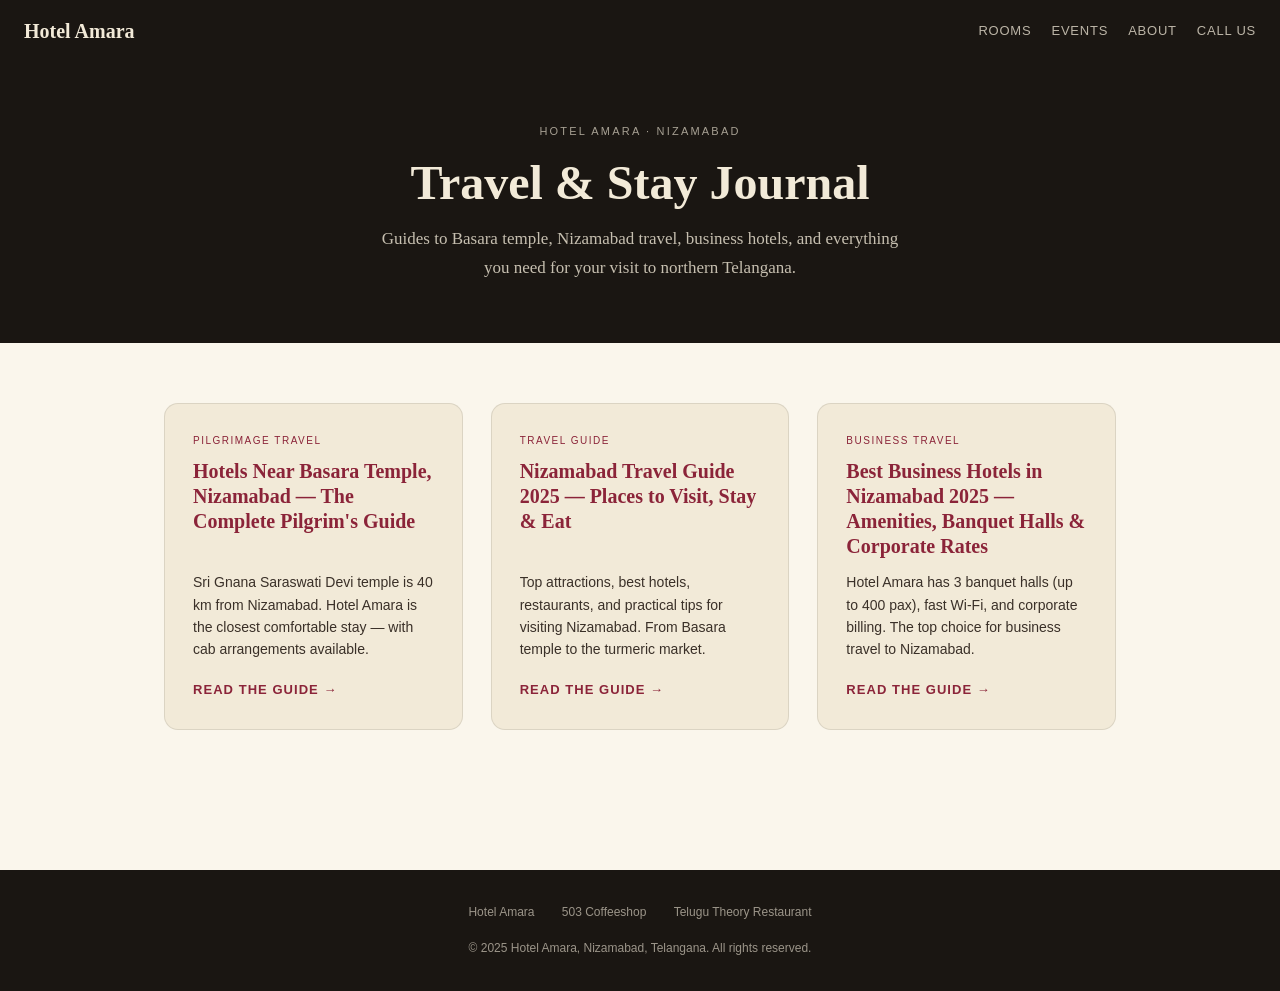
<file: blog/index.html>
<!DOCTYPE html>
<html lang="en">
<head>
  <meta charset="UTF-8"/>
  <meta name="viewport" content="width=device-width, initial-scale=1.0"/>
  <title>Travel &amp; Stay Blog — Nizamabad, Basara Temple &amp; More | Hotel Amara</title>
  <meta name="description" content="Hotel Amara's travel blog: guides on Basara Saraswati temple, Nizamabad travel tips, business hotels, and more. Your resource for planning a trip to Nizamabad, Telangana."/>
  <link rel="canonical" href="https://amara-hotel.vercel.app/blog/"/>
  <meta property="og:title" content="Travel &amp; Stay Blog — Hotel Amara, Nizamabad"/>
  <meta property="og:description" content="Guides to Basara temple, Nizamabad travel, business hotels, and more from Hotel Amara."/>
  <meta property="og:url" content="https://amara-hotel.vercel.app/blog/"/>
  <meta property="og:type" content="website"/>

  <style>
    *, *::before, *::after { box-sizing: border-box; margin: 0; padding: 0; }
    :root { --ink: #1a1612; --cream: #f2ead8; --cream-light: #faf6ec; --gold: #c09c3e; --maroon: #8b2439; --ink-soft: #3a3028; --ink-muted: #7a6e60; }
    body { background: var(--cream-light); color: var(--ink); font-family: Georgia, 'Times New Roman', serif; line-height: 1.7; }
    a { color: var(--maroon); text-decoration: none; } a:hover { color: var(--gold); }
    .site-nav { background: var(--ink); padding: 14px 24px; display: flex; align-items: center; justify-content: space-between; position: sticky; top: 0; z-index: 10; }
    .site-nav .logo { color: var(--cream); font-size: 20px; font-weight: bold; text-decoration: none; }
    .site-nav .nav-links { display: flex; gap: 20px; }
    .site-nav .nav-links a { color: rgba(242,234,216,0.75); font-family: Arial, sans-serif; font-size: 13px; text-decoration: none; letter-spacing: 0.06em; text-transform: uppercase; }
    .site-nav .nav-links a:hover { color: var(--cream); }
    .hero { background: var(--ink); color: var(--cream); padding: 60px 24px; text-align: center; }
    .hero .eyebrow { font-family: Arial, sans-serif; font-size: 11px; text-transform: uppercase; letter-spacing: 0.2em; opacity: 0.65; margin-bottom: 16px; }
    .hero h1 { font-size: clamp(28px, 5vw, 48px); line-height: 1.1; margin-bottom: 16px; }
    .hero p { font-size: 17px; opacity: 0.8; max-width: 540px; margin: 0 auto; }
    .posts-grid { max-width: 1000px; margin: 60px auto; padding: 0 24px 80px; display: grid; grid-template-columns: repeat(auto-fill, minmax(280px, 1fr)); gap: 28px; }
    .post-card { background: var(--cream); border: 1.5px solid rgba(26,22,18,0.1); border-radius: 14px; padding: 28px; display: flex; flex-direction: column; transition: border-color 0.2s; }
    .post-card:hover { border-color: var(--gold); }
    .post-card .tag { font-family: Arial, sans-serif; font-size: 10px; text-transform: uppercase; letter-spacing: 0.15em; color: var(--maroon); margin-bottom: 10px; }
    .post-card h2 { font-size: 20px; line-height: 1.25; margin-bottom: 12px; flex: 1; }
    .post-card p { font-size: 14px; color: var(--ink-soft); margin-bottom: 18px; font-family: Arial, sans-serif; line-height: 1.6; }
    .post-card .read-link { font-family: Arial, sans-serif; font-size: 13px; font-weight: bold; color: var(--maroon); text-transform: uppercase; letter-spacing: 0.08em; }
    .post-card .read-link:hover { color: var(--gold); }
    .site-footer { background: var(--ink); color: rgba(242,234,216,0.6); text-align: center; padding: 32px 24px; font-family: Arial, sans-serif; font-size: 12px; }
    .site-footer a { color: rgba(242,234,216,0.6); margin: 0 12px; text-decoration: none; }
    .site-footer .footer-links { margin-bottom: 16px; }
  </style>
</head>
<body>

<nav class="site-nav">
  <a href="https://amara-hotel.vercel.app" class="logo">Hotel Amara</a>
  <div class="nav-links">
    <a href="https://amara-hotel.vercel.app/#rooms">Rooms</a>
    <a href="https://amara-hotel.vercel.app/#events">Events</a>
    <a href="https://amara-hotel.vercel.app/#about">About</a>
    <a href="tel:+918462240000">Call Us</a>
  </div>
</nav>

<div class="hero">
  <div class="eyebrow">Hotel Amara · Nizamabad</div>
  <h1>Travel &amp; Stay Journal</h1>
  <p>Guides to Basara temple, Nizamabad travel, business hotels, and everything you need for your visit to northern Telangana.</p>
</div>

<div class="posts-grid">
  <div class="post-card">
    <div class="tag">Pilgrimage Travel</div>
    <h2><a href="hotels-near-basara-temple.html">Hotels Near Basara Temple, Nizamabad — The Complete Pilgrim's Guide</a></h2>
    <p>Sri Gnana Saraswati Devi temple is 40 km from Nizamabad. Hotel Amara is the closest comfortable stay — with cab arrangements available.</p>
    <a href="hotels-near-basara-temple.html" class="read-link">Read the guide →</a>
  </div>

  <div class="post-card">
    <div class="tag">Travel Guide</div>
    <h2><a href="nizamabad-travel-guide.html">Nizamabad Travel Guide 2025 — Places to Visit, Stay &amp; Eat</a></h2>
    <p>Top attractions, best hotels, restaurants, and practical tips for visiting Nizamabad. From Basara temple to the turmeric market.</p>
    <a href="nizamabad-travel-guide.html" class="read-link">Read the guide →</a>
  </div>

  <div class="post-card">
    <div class="tag">Business Travel</div>
    <h2><a href="business-hotels-nizamabad.html">Best Business Hotels in Nizamabad 2025 — Amenities, Banquet Halls &amp; Corporate Rates</a></h2>
    <p>Hotel Amara has 3 banquet halls (up to 400 pax), fast Wi-Fi, and corporate billing. The top choice for business travel to Nizamabad.</p>
    <a href="business-hotels-nizamabad.html" class="read-link">Read the guide →</a>
  </div>
</div>

<footer class="site-footer">
  <div class="footer-links">
    <a href="https://amara-hotel.vercel.app">Hotel Amara</a>
    <a href="https://five-zero-three.vercel.app">503 Coffeeshop</a>
    <a href="https://telugu-theory.vercel.app">Telugu Theory Restaurant</a>
  </div>
  <div>© 2025 Hotel Amara, Nizamabad, Telangana. All rights reserved.</div>
</footer>

</body>
</html>
</file>
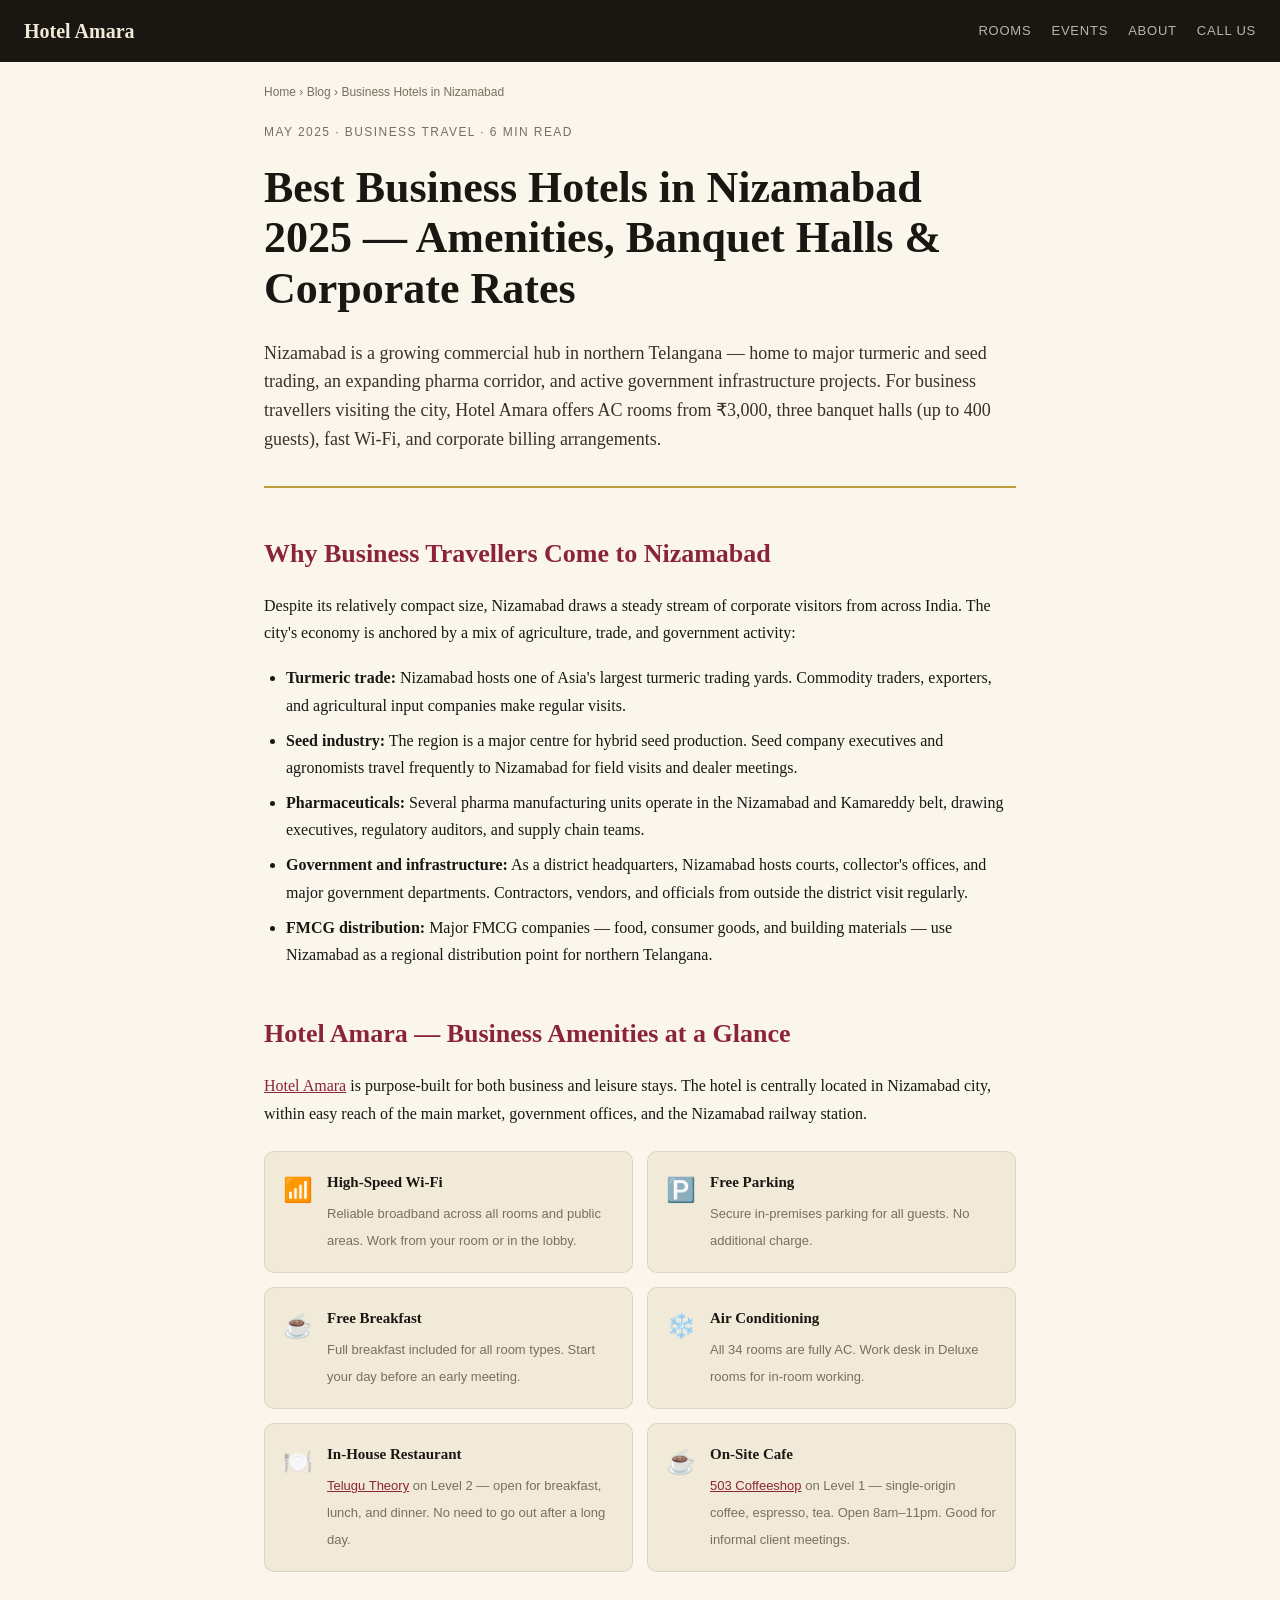
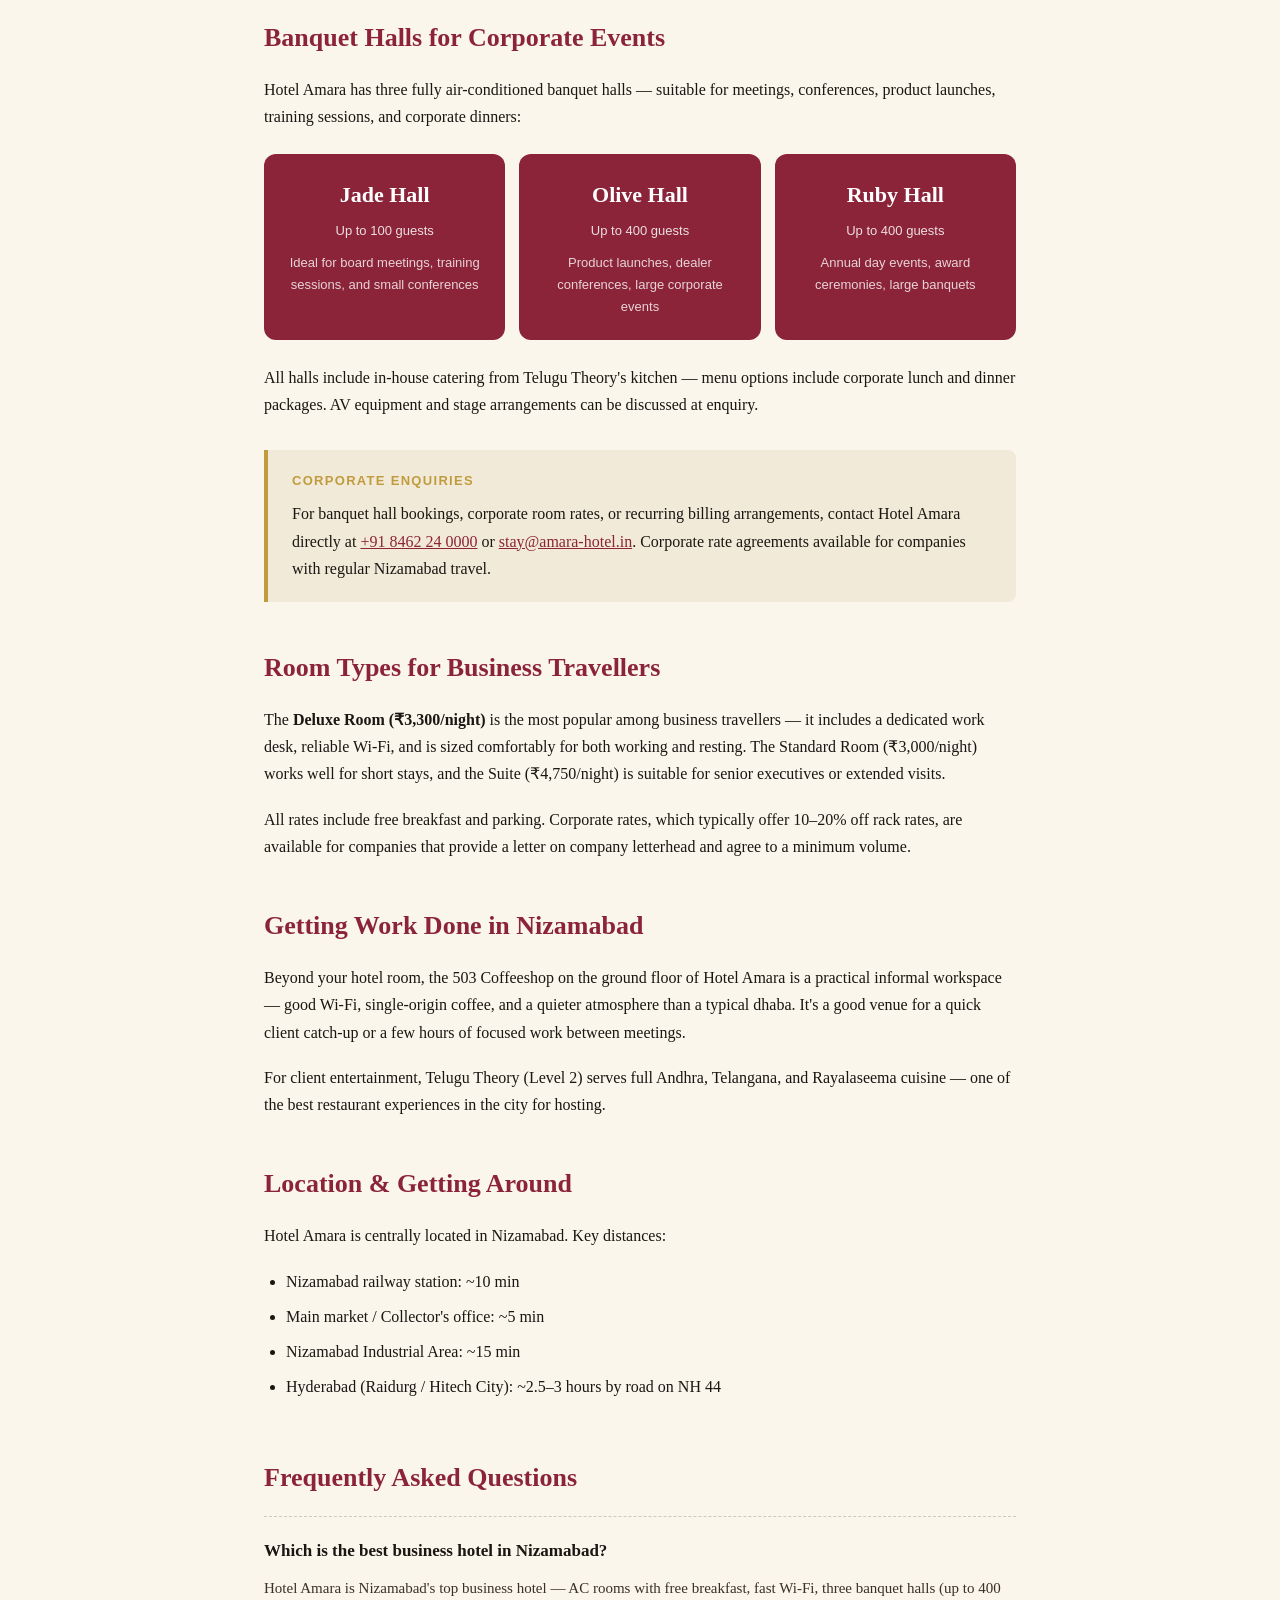
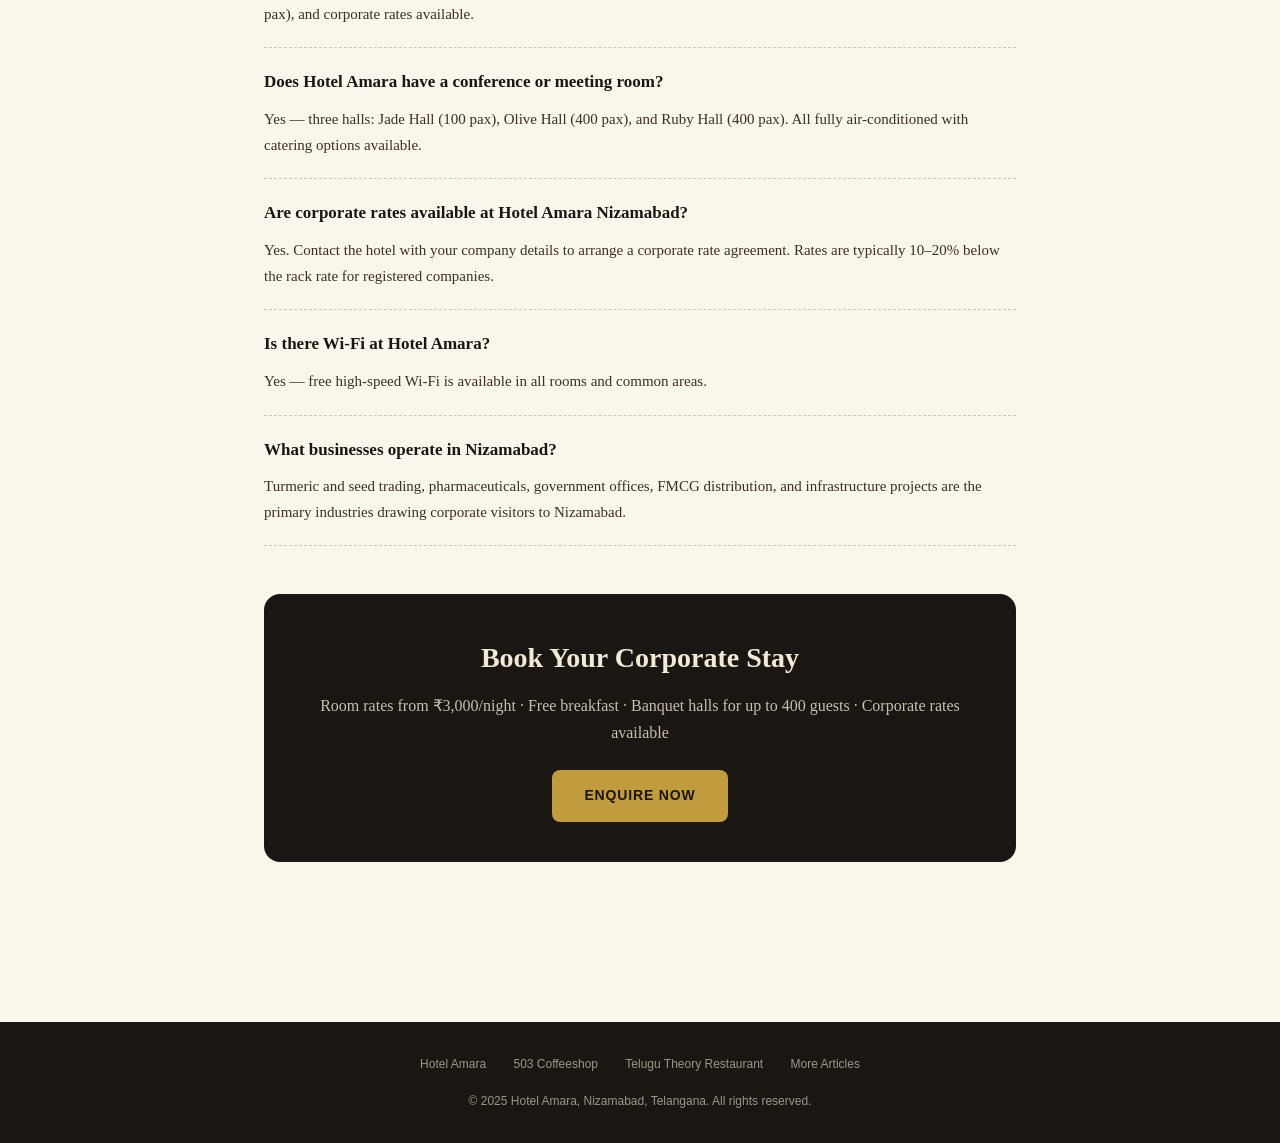
<file: blog/business-hotels-nizamabad.html>
<!DOCTYPE html>
<html lang="en">
<head>
  <meta charset="UTF-8"/>
  <meta name="viewport" content="width=device-width, initial-scale=1.0"/>
  <title>Best Business Hotels in Nizamabad 2025 — Amenities, Banquet Halls &amp; Corporate Rates | Hotel Amara</title>
  <meta name="description" content="Looking for a business hotel in Nizamabad? Hotel Amara offers AC rooms, free Wi-Fi, 3 banquet halls (up to 400 pax), and corporate rates. The city's best option for corporate stays and events."/>
  <link rel="canonical" href="https://amara-hotel.vercel.app/blog/business-hotels-nizamabad.html"/>
  <meta property="og:title" content="Best Business Hotels in Nizamabad 2025 — Hotel Amara"/>
  <meta property="og:description" content="Hotel Amara is Nizamabad's top business hotel — banquet halls for 400 guests, fast Wi-Fi, and corporate rates available."/>
  <meta property="og:url" content="https://amara-hotel.vercel.app/blog/business-hotels-nizamabad.html"/>
  <meta property="og:type" content="article"/>
  <meta name="twitter:card" content="summary_large_image"/>

  <script type="application/ld+json">
  {
    "@context": "https://schema.org",
    "@type": "BlogPosting",
    "headline": "Best Business Hotels in Nizamabad 2025 — Amenities, Banquet Halls and Corporate Rates",
    "description": "A guide to business hotels in Nizamabad. Hotel Amara is the top choice for corporate travellers with banquet halls, fast Wi-Fi, and flexible corporate rates.",
    "url": "https://amara-hotel.vercel.app/blog/business-hotels-nizamabad.html",
    "datePublished": "2025-05-01",
    "dateModified": "2025-05-01",
    "author": { "@type": "Organization", "name": "Hotel Amara" },
    "publisher": { "@type": "Organization", "name": "Hotel Amara", "url": "https://amara-hotel.vercel.app" }
  }
  </script>
  <script type="application/ld+json">
  {
    "@context": "https://schema.org",
    "@type": "FAQPage",
    "mainEntity": [
      {
        "@type": "Question",
        "name": "Which is the best business hotel in Nizamabad?",
        "acceptedAnswer": { "@type": "Answer", "text": "Hotel Amara is Nizamabad's top business hotel — offering AC rooms, fast Wi-Fi, free breakfast, free parking, and three banquet halls (Jade: 100 pax, Olive: 400 pax, Ruby: 400 pax). Corporate rates available on request." }
      },
      {
        "@type": "Question",
        "name": "Does Hotel Amara have banquet halls for corporate events?",
        "acceptedAnswer": { "@type": "Answer", "text": "Yes. Hotel Amara has three halls: Jade Hall (100 pax), Olive Hall (400 pax), and Ruby Hall (400 pax). All are fully air-conditioned and can be configured for meetings, conferences, product launches, and banquets." }
      },
      {
        "@type": "Question",
        "name": "Are corporate rates available at Hotel Amara?",
        "acceptedAnswer": { "@type": "Answer", "text": "Yes. Corporate rates are available for companies with regular travel to Nizamabad. Contact the hotel to discuss rates and billing arrangements." }
      },
      {
        "@type": "Question",
        "name": "Why do businesses travel to Nizamabad?",
        "acceptedAnswer": { "@type": "Answer", "text": "Nizamabad is a major hub for turmeric and seed trading, has a growing pharmaceutical sector, houses several government district offices, and has active FMCG and infrastructure project activity." }
      }
    ]
  }
  </script>

  <style>
    *, *::before, *::after { box-sizing: border-box; margin: 0; padding: 0; }
    :root { --ink: #1a1612; --cream: #f2ead8; --cream-light: #faf6ec; --gold: #c09c3e; --maroon: #8b2439; --ink-soft: #3a3028; --ink-muted: #7a6e60; }
    body { background: var(--cream-light); color: var(--ink); font-family: Georgia, 'Times New Roman', serif; line-height: 1.7; }
    a { color: var(--maroon); } a:hover { color: var(--gold); }
    .site-nav { background: var(--ink); padding: 14px 24px; display: flex; align-items: center; justify-content: space-between; position: sticky; top: 0; z-index: 10; }
    .site-nav .logo { color: var(--cream); font-size: 20px; font-weight: bold; text-decoration: none; }
    .site-nav .nav-links { display: flex; gap: 20px; }
    .site-nav .nav-links a { color: rgba(242,234,216,0.75); font-family: Arial, sans-serif; font-size: 13px; text-decoration: none; letter-spacing: 0.06em; text-transform: uppercase; }
    .site-nav .nav-links a:hover { color: var(--cream); }
    .breadcrumb { max-width: 800px; margin: 20px auto; padding: 0 24px; font-family: Arial, sans-serif; font-size: 12px; color: var(--ink-muted); }
    .breadcrumb a { color: var(--ink-muted); text-decoration: none; }
    article { max-width: 800px; margin: 0 auto; padding: 0 24px 80px; }
    .post-meta { font-family: Arial, sans-serif; font-size: 12px; color: var(--ink-muted); text-transform: uppercase; letter-spacing: 0.12em; margin-bottom: 20px; }
    h1 { font-size: clamp(28px, 5vw, 44px); line-height: 1.15; margin-bottom: 24px; }
    .lead { font-size: 18px; line-height: 1.6; color: var(--ink-soft); margin-bottom: 40px; padding-bottom: 32px; border-bottom: 2px solid var(--gold); }
    h2 { font-size: 26px; margin: 44px 0 16px; color: var(--maroon); }
    h3 { font-size: 20px; margin: 28px 0 10px; }
    p { margin-bottom: 18px; font-size: 16px; }
    ul, ol { margin: 0 0 18px 22px; font-size: 16px; }
    li { margin-bottom: 8px; }
    .callout { background: var(--cream); border-left: 4px solid var(--gold); padding: 20px 24px; border-radius: 0 8px 8px 0; margin: 32px 0; }
    .callout strong { display: block; font-size: 13px; text-transform: uppercase; letter-spacing: 0.1em; color: var(--gold); margin-bottom: 8px; font-family: Arial, sans-serif; }
    .amenity-grid { display: grid; grid-template-columns: 1fr 1fr; gap: 14px; margin: 24px 0; }
    @media (max-width: 600px) { .amenity-grid { grid-template-columns: 1fr; } }
    .amenity-card { background: var(--cream); border: 1.5px solid rgba(26,22,18,0.1); border-radius: 10px; padding: 18px; display: flex; gap: 14px; align-items: flex-start; }
    .amenity-card .icon { font-size: 24px; flex-shrink: 0; }
    .amenity-card strong { display: block; font-size: 15px; margin-bottom: 4px; }
    .amenity-card span { font-size: 13px; color: var(--ink-muted); font-family: Arial, sans-serif; }
    .hall-grid { display: grid; grid-template-columns: 1fr 1fr 1fr; gap: 14px; margin: 24px 0; }
    @media (max-width: 600px) { .hall-grid { grid-template-columns: 1fr; } }
    .hall-card { background: var(--maroon); color: #fff; border-radius: 12px; padding: 22px 18px; text-align: center; }
    .hall-card .hall-name { font-size: 22px; font-weight: bold; margin-bottom: 6px; }
    .hall-card .hall-pax { font-family: Arial, sans-serif; font-size: 13px; opacity: 0.85; margin-bottom: 10px; }
    .hall-card .hall-desc { font-size: 13px; opacity: 0.8; font-family: Arial, sans-serif; }
    .faq-section { margin-top: 56px; }
    .faq-item { border-top: 1.5px dashed rgba(26,22,18,0.2); padding: 20px 0; }
    .faq-item:last-child { border-bottom: 1.5px dashed rgba(26,22,18,0.2); }
    .faq-q { font-weight: bold; font-size: 17px; margin-bottom: 10px; }
    .faq-a { color: var(--ink-soft); font-size: 15px; }
    .cta-block { background: var(--ink); color: var(--cream); padding: 40px 36px; border-radius: 16px; text-align: center; margin: 48px 0 0; }
    .cta-block h2 { color: var(--cream); margin: 0 0 10px; font-size: 28px; }
    .cta-block p { color: rgba(242,234,216,0.8); margin-bottom: 24px; }
    .cta-btn { display: inline-block; background: var(--gold); color: var(--ink); font-family: Arial, sans-serif; font-weight: bold; font-size: 14px; padding: 14px 32px; border-radius: 8px; text-decoration: none; letter-spacing: 0.06em; text-transform: uppercase; }
    .site-footer { background: var(--ink); color: rgba(242,234,216,0.6); text-align: center; padding: 32px 24px; font-family: Arial, sans-serif; font-size: 12px; margin-top: 80px; }
    .site-footer a { color: rgba(242,234,216,0.6); margin: 0 12px; text-decoration: none; }
    .site-footer .footer-links { margin-bottom: 16px; }
  </style>
</head>
<body>

<nav class="site-nav">
  <a href="https://amara-hotel.vercel.app" class="logo">Hotel Amara</a>
  <div class="nav-links">
    <a href="https://amara-hotel.vercel.app/#rooms">Rooms</a>
    <a href="https://amara-hotel.vercel.app/#events">Events</a>
    <a href="https://amara-hotel.vercel.app/#about">About</a>
    <a href="tel:+918462240000">Call Us</a>
  </div>
</nav>

<div class="breadcrumb">
  <a href="https://amara-hotel.vercel.app">Home</a> › <a href="https://amara-hotel.vercel.app/blog/">Blog</a> › Business Hotels in Nizamabad
</div>

<article>
  <div class="post-meta">May 2025 · Business Travel · 6 min read</div>

  <h1>Best Business Hotels in Nizamabad 2025 — Amenities, Banquet Halls &amp; Corporate Rates</h1>

  <p class="lead">
    Nizamabad is a growing commercial hub in northern Telangana — home to major turmeric and seed trading, an expanding pharma corridor, and active government infrastructure projects. For business travellers visiting the city, Hotel Amara offers AC rooms from ₹3,000, three banquet halls (up to 400 guests), fast Wi-Fi, and corporate billing arrangements.
  </p>

  <h2>Why Business Travellers Come to Nizamabad</h2>
  <p>
    Despite its relatively compact size, Nizamabad draws a steady stream of corporate visitors from across India. The city's economy is anchored by a mix of agriculture, trade, and government activity:
  </p>
  <ul>
    <li><strong>Turmeric trade:</strong> Nizamabad hosts one of Asia's largest turmeric trading yards. Commodity traders, exporters, and agricultural input companies make regular visits.</li>
    <li><strong>Seed industry:</strong> The region is a major centre for hybrid seed production. Seed company executives and agronomists travel frequently to Nizamabad for field visits and dealer meetings.</li>
    <li><strong>Pharmaceuticals:</strong> Several pharma manufacturing units operate in the Nizamabad and Kamareddy belt, drawing executives, regulatory auditors, and supply chain teams.</li>
    <li><strong>Government and infrastructure:</strong> As a district headquarters, Nizamabad hosts courts, collector's offices, and major government departments. Contractors, vendors, and officials from outside the district visit regularly.</li>
    <li><strong>FMCG distribution:</strong> Major FMCG companies — food, consumer goods, and building materials — use Nizamabad as a regional distribution point for northern Telangana.</li>
  </ul>

  <h2>Hotel Amara — Business Amenities at a Glance</h2>
  <p>
    <a href="https://amara-hotel.vercel.app">Hotel Amara</a> is purpose-built for both business and leisure stays. The hotel is centrally located in Nizamabad city, within easy reach of the main market, government offices, and the Nizamabad railway station.
  </p>

  <div class="amenity-grid">
    <div class="amenity-card">
      <div class="icon">📶</div>
      <div>
        <strong>High-Speed Wi-Fi</strong>
        <span>Reliable broadband across all rooms and public areas. Work from your room or in the lobby.</span>
      </div>
    </div>
    <div class="amenity-card">
      <div class="icon">🅿️</div>
      <div>
        <strong>Free Parking</strong>
        <span>Secure in-premises parking for all guests. No additional charge.</span>
      </div>
    </div>
    <div class="amenity-card">
      <div class="icon">☕</div>
      <div>
        <strong>Free Breakfast</strong>
        <span>Full breakfast included for all room types. Start your day before an early meeting.</span>
      </div>
    </div>
    <div class="amenity-card">
      <div class="icon">❄️</div>
      <div>
        <strong>Air Conditioning</strong>
        <span>All 34 rooms are fully AC. Work desk in Deluxe rooms for in-room working.</span>
      </div>
    </div>
    <div class="amenity-card">
      <div class="icon">🍽️</div>
      <div>
        <strong>In-House Restaurant</strong>
        <span><a href="https://telugu-theory.vercel.app">Telugu Theory</a> on Level 2 — open for breakfast, lunch, and dinner. No need to go out after a long day.</span>
      </div>
    </div>
    <div class="amenity-card">
      <div class="icon">☕</div>
      <div>
        <strong>On-Site Cafe</strong>
        <span><a href="https://five-zero-three.vercel.app">503 Coffeeshop</a> on Level 1 — single-origin coffee, espresso, tea. Open 8am–11pm. Good for informal client meetings.</span>
      </div>
    </div>
  </div>

  <h2>Banquet Halls for Corporate Events</h2>
  <p>
    Hotel Amara has three fully air-conditioned banquet halls — suitable for meetings, conferences, product launches, training sessions, and corporate dinners:
  </p>

  <div class="hall-grid">
    <div class="hall-card">
      <div class="hall-name">Jade Hall</div>
      <div class="hall-pax">Up to 100 guests</div>
      <div class="hall-desc">Ideal for board meetings, training sessions, and small conferences</div>
    </div>
    <div class="hall-card">
      <div class="hall-name">Olive Hall</div>
      <div class="hall-pax">Up to 400 guests</div>
      <div class="hall-desc">Product launches, dealer conferences, large corporate events</div>
    </div>
    <div class="hall-card">
      <div class="hall-name">Ruby Hall</div>
      <div class="hall-pax">Up to 400 guests</div>
      <div class="hall-desc">Annual day events, award ceremonies, large banquets</div>
    </div>
  </div>

  <p>
    All halls include in-house catering from Telugu Theory's kitchen — menu options include corporate lunch and dinner packages. AV equipment and stage arrangements can be discussed at enquiry.
  </p>

  <div class="callout">
    <strong>Corporate Enquiries</strong>
    For banquet hall bookings, corporate room rates, or recurring billing arrangements, contact Hotel Amara directly at <a href="tel:+918462240000">+91 8462 24 0000</a> or <a href="mailto:stay@amara-hotel.in">stay@amara-hotel.in</a>. Corporate rate agreements available for companies with regular Nizamabad travel.
  </div>

  <h2>Room Types for Business Travellers</h2>
  <p>
    The <strong>Deluxe Room (₹3,300/night)</strong> is the most popular among business travellers — it includes a dedicated work desk, reliable Wi-Fi, and is sized comfortably for both working and resting. The Standard Room (₹3,000/night) works well for short stays, and the Suite (₹4,750/night) is suitable for senior executives or extended visits.
  </p>
  <p>
    All rates include free breakfast and parking. Corporate rates, which typically offer 10–20% off rack rates, are available for companies that provide a letter on company letterhead and agree to a minimum volume.
  </p>

  <h2>Getting Work Done in Nizamabad</h2>
  <p>
    Beyond your hotel room, the 503 Coffeeshop on the ground floor of Hotel Amara is a practical informal workspace — good Wi-Fi, single-origin coffee, and a quieter atmosphere than a typical dhaba. It's a good venue for a quick client catch-up or a few hours of focused work between meetings.
  </p>
  <p>
    For client entertainment, Telugu Theory (Level 2) serves full Andhra, Telangana, and Rayalaseema cuisine — one of the best restaurant experiences in the city for hosting.
  </p>

  <h2>Location &amp; Getting Around</h2>
  <p>
    Hotel Amara is centrally located in Nizamabad. Key distances:
  </p>
  <ul>
    <li>Nizamabad railway station: ~10 min</li>
    <li>Main market / Collector's office: ~5 min</li>
    <li>Nizamabad Industrial Area: ~15 min</li>
    <li>Hyderabad (Raidurg / Hitech City): ~2.5–3 hours by road on NH 44</li>
  </ul>

  <div class="faq-section">
    <h2>Frequently Asked Questions</h2>

    <div class="faq-item">
      <div class="faq-q">Which is the best business hotel in Nizamabad?</div>
      <div class="faq-a">Hotel Amara is Nizamabad's top business hotel — AC rooms with free breakfast, fast Wi-Fi, three banquet halls (up to 400 pax), and corporate rates available.</div>
    </div>

    <div class="faq-item">
      <div class="faq-q">Does Hotel Amara have a conference or meeting room?</div>
      <div class="faq-a">Yes — three halls: Jade Hall (100 pax), Olive Hall (400 pax), and Ruby Hall (400 pax). All fully air-conditioned with catering options available.</div>
    </div>

    <div class="faq-item">
      <div class="faq-q">Are corporate rates available at Hotel Amara Nizamabad?</div>
      <div class="faq-a">Yes. Contact the hotel with your company details to arrange a corporate rate agreement. Rates are typically 10–20% below the rack rate for registered companies.</div>
    </div>

    <div class="faq-item">
      <div class="faq-q">Is there Wi-Fi at Hotel Amara?</div>
      <div class="faq-a">Yes — free high-speed Wi-Fi is available in all rooms and common areas.</div>
    </div>

    <div class="faq-item">
      <div class="faq-q">What businesses operate in Nizamabad?</div>
      <div class="faq-a">Turmeric and seed trading, pharmaceuticals, government offices, FMCG distribution, and infrastructure projects are the primary industries drawing corporate visitors to Nizamabad.</div>
    </div>
  </div>

  <div class="cta-block">
    <h2>Book Your Corporate Stay</h2>
    <p>Room rates from ₹3,000/night · Free breakfast · Banquet halls for up to 400 guests · Corporate rates available</p>
    <a href="mailto:stay@amara-hotel.in" class="cta-btn">Enquire Now</a>
  </div>
</article>

<footer class="site-footer">
  <div class="footer-links">
    <a href="https://amara-hotel.vercel.app">Hotel Amara</a>
    <a href="https://five-zero-three.vercel.app">503 Coffeeshop</a>
    <a href="https://telugu-theory.vercel.app">Telugu Theory Restaurant</a>
    <a href="https://amara-hotel.vercel.app/blog/">More Articles</a>
  </div>
  <div>© 2025 Hotel Amara, Nizamabad, Telangana. All rights reserved.</div>
</footer>

</body>
</html>
</file>
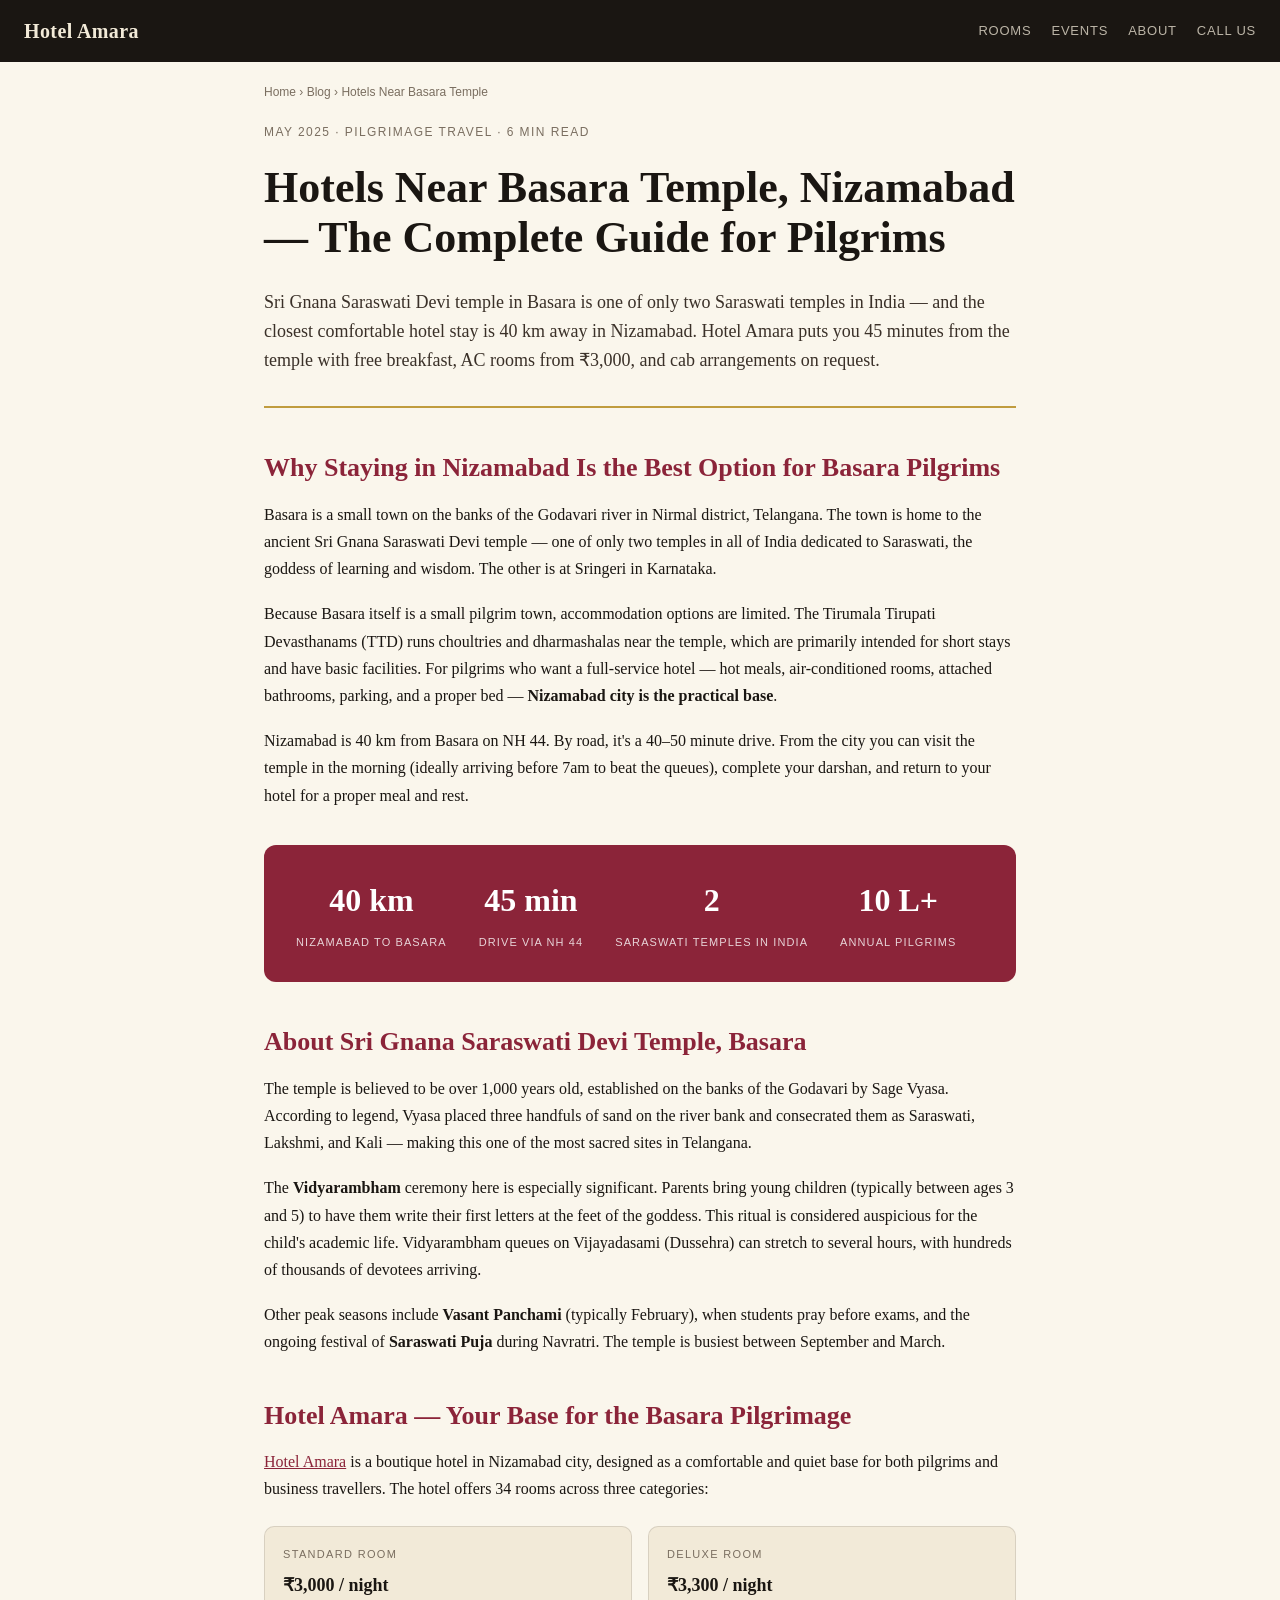
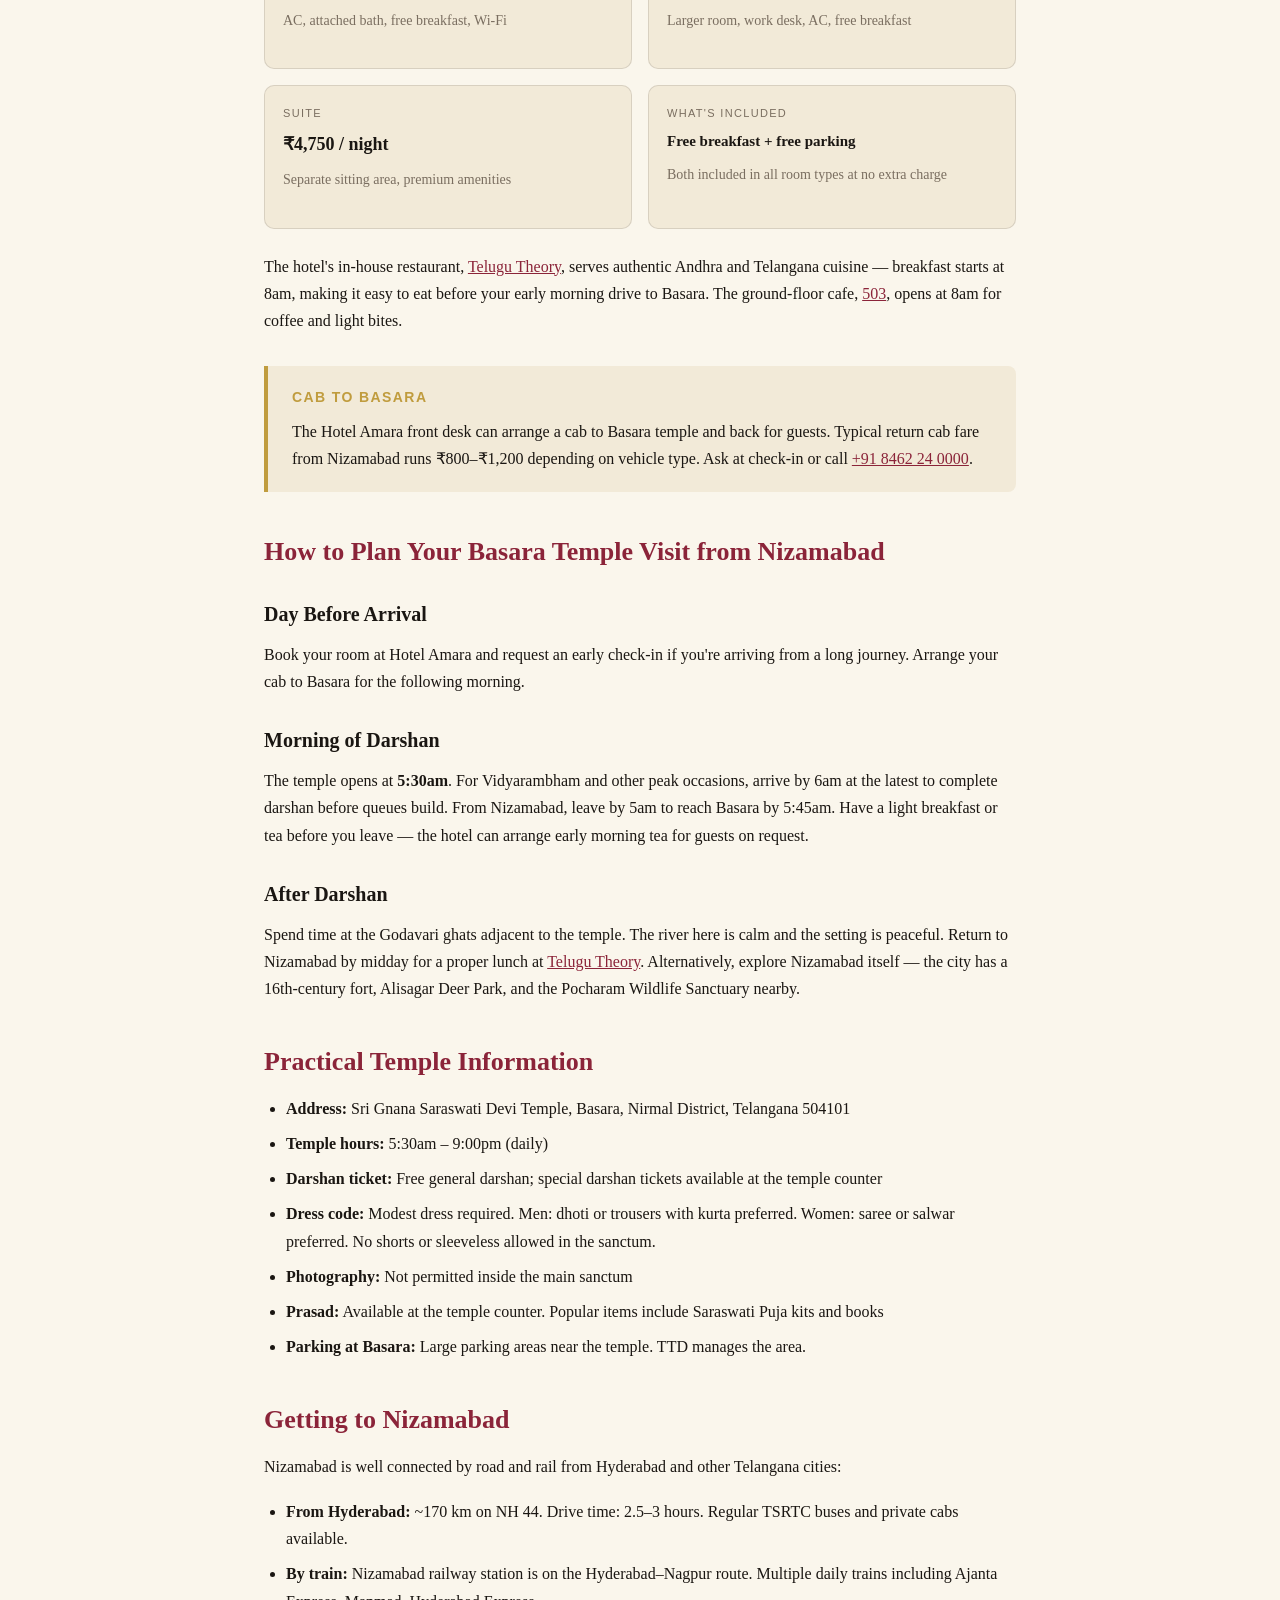
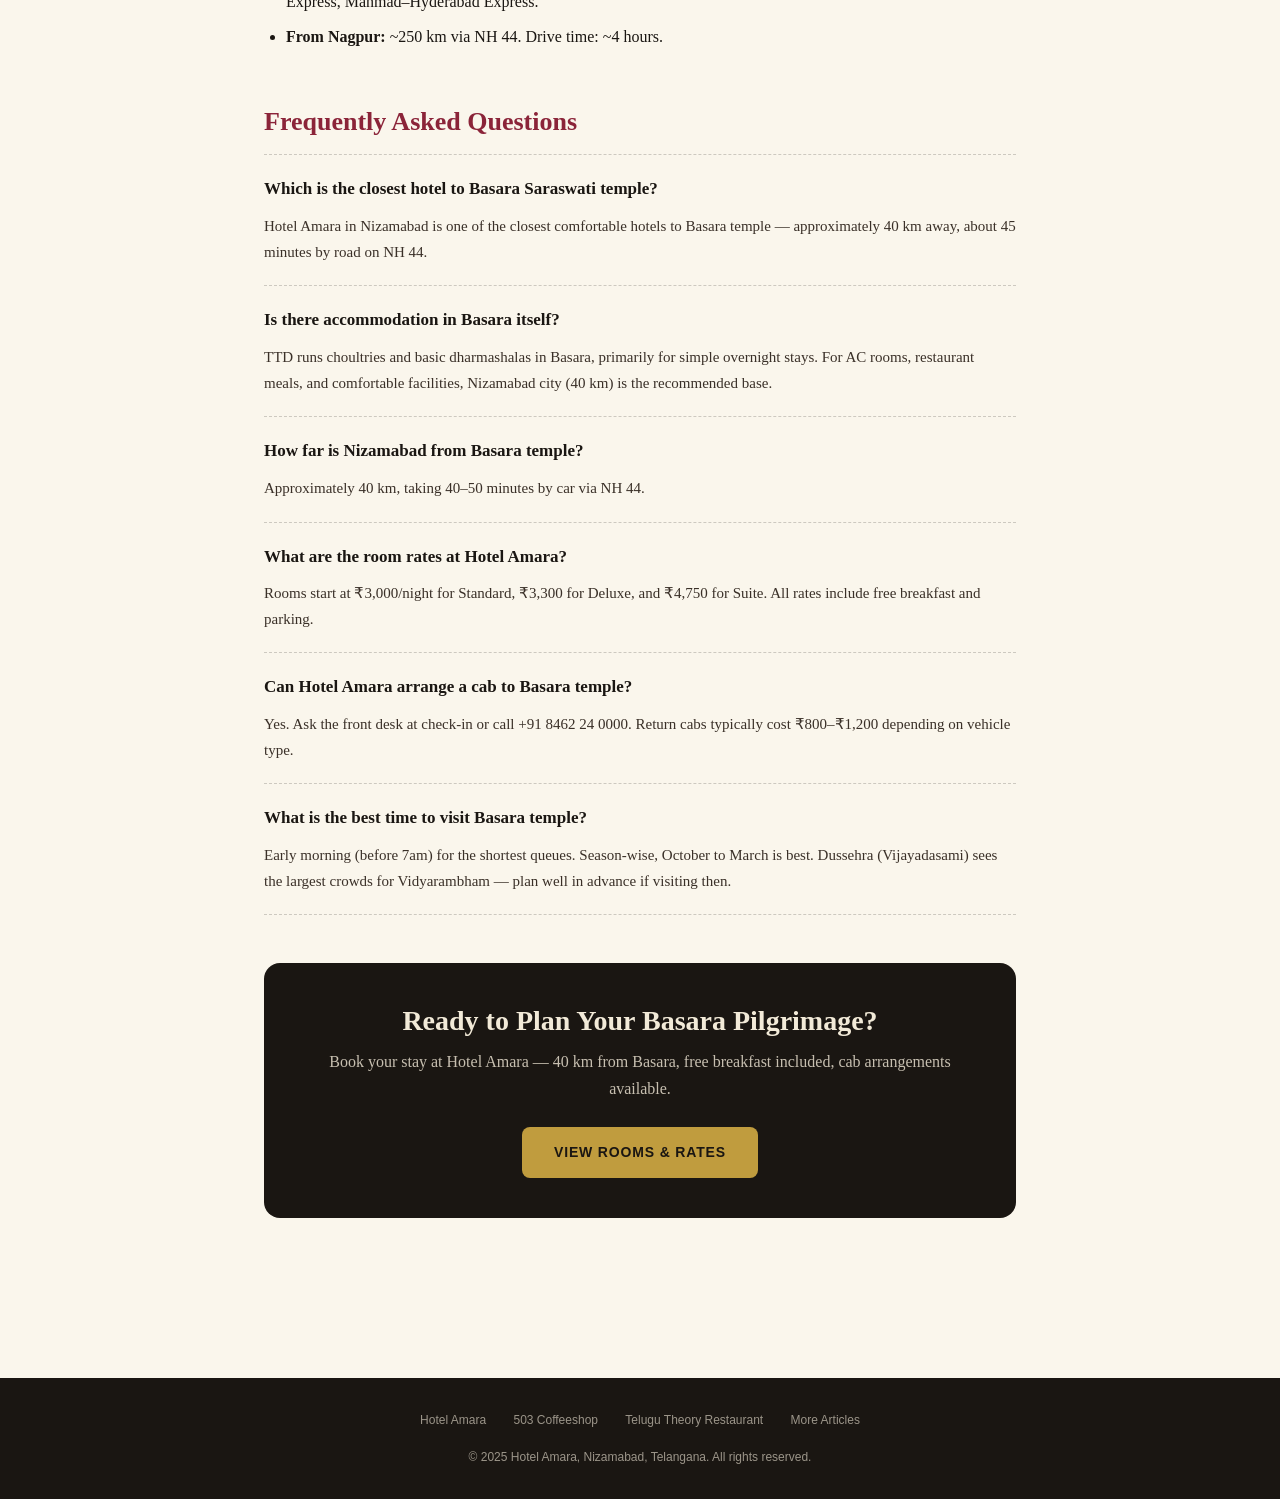
<file: blog/hotels-near-basara-temple.html>
<!DOCTYPE html>
<html lang="en">
<head>
  <meta charset="UTF-8"/>
  <meta name="viewport" content="width=device-width, initial-scale=1.0"/>
  <title>Hotels Near Basara Temple, Nizamabad — Stay 40 km from Sri Gnana Saraswati Devi | Hotel Amara</title>
  <meta name="description" content="Looking for hotels near Basara temple? Hotel Amara in Nizamabad is 40 km from Sri Gnana Saraswati Devi temple — the closest comfortable stay for pilgrims. Free breakfast, AC rooms from ₹3,000."/>
  <link rel="canonical" href="https://amara-hotel.vercel.app/blog/hotels-near-basara-temple.html"/>
  <meta property="og:title" content="Hotels Near Basara Temple — Hotel Amara, Nizamabad"/>
  <meta property="og:description" content="Hotel Amara in Nizamabad is 40 km from Basara Saraswati temple. Comfortable stay for pilgrims with free breakfast and parking."/>
  <meta property="og:url" content="https://amara-hotel.vercel.app/blog/hotels-near-basara-temple.html"/>
  <meta property="og:type" content="article"/>
  <meta name="twitter:card" content="summary_large_image"/>
  <meta name="twitter:title" content="Hotels Near Basara Temple — Hotel Amara, Nizamabad"/>
  <meta name="twitter:description" content="Hotel Amara in Nizamabad is 40 km from Sri Gnana Saraswati Devi temple — the best base for Basara pilgrims."/>

  <script type="application/ld+json">
  {
    "@context": "https://schema.org",
    "@type": "BlogPosting",
    "headline": "Hotels Near Basara Temple, Nizamabad — Best Stays for Pilgrims",
    "description": "A guide to staying near Basara Saraswati temple. Hotel Amara in Nizamabad is 40 km from the temple — the closest city hotel for pilgrims.",
    "url": "https://amara-hotel.vercel.app/blog/hotels-near-basara-temple.html",
    "datePublished": "2025-05-01",
    "dateModified": "2025-05-01",
    "author": { "@type": "Organization", "name": "Hotel Amara" },
    "publisher": { "@type": "Organization", "name": "Hotel Amara", "url": "https://amara-hotel.vercel.app" },
    "mainEntityOfPage": "https://amara-hotel.vercel.app/blog/hotels-near-basara-temple.html"
  }
  </script>
  <script type="application/ld+json">
  {
    "@context": "https://schema.org",
    "@type": "FAQPage",
    "mainEntity": [
      {
        "@type": "Question",
        "name": "Which is the closest hotel to Basara Saraswati temple?",
        "acceptedAnswer": { "@type": "Answer", "text": "Hotel Amara in Nizamabad is one of the closest comfortable hotels to Basara temple, at approximately 40 km (about 45 minutes by road on NH 44)." }
      },
      {
        "@type": "Question",
        "name": "Is there a hotel to stay at in Basara itself?",
        "acceptedAnswer": { "@type": "Answer", "text": "There are TTD-run choultries and basic dharmashalas in Basara itself, but they offer very limited amenity. For AC rooms, meals, and a comfortable night, Nizamabad city (40 km) is the recommended base." }
      },
      {
        "@type": "Question",
        "name": "How far is Nizamabad from Basara temple?",
        "acceptedAnswer": { "@type": "Answer", "text": "Nizamabad is approximately 40 km from Basara and takes around 40–50 minutes by car via NH 44." }
      },
      {
        "@type": "Question",
        "name": "What is the room rate at Hotel Amara Nizamabad?",
        "acceptedAnswer": { "@type": "Answer", "text": "Rooms start at ₹3,000 per night for a Standard room, ₹3,300 for Deluxe, and ₹4,750 for a Suite. Free breakfast and free parking are included." }
      },
      {
        "@type": "Question",
        "name": "Can Hotel Amara arrange a cab to Basara temple?",
        "acceptedAnswer": { "@type": "Answer", "text": "Yes. The hotel front desk can arrange a cab to Basara and back for guests. Ask at check-in or call the hotel directly." }
      }
    ]
  }
  </script>
  <script type="application/ld+json">
  {
    "@context": "https://schema.org",
    "@type": "Hotel",
    "name": "Hotel Amara",
    "url": "https://amara-hotel.vercel.app",
    "address": {
      "@type": "PostalAddress",
      "addressLocality": "Nizamabad",
      "addressRegion": "Telangana",
      "addressCountry": "IN"
    },
    "telephone": "+918462240000",
    "priceRange": "₹₹",
    "amenityFeature": [
      { "@type": "LocationFeatureSpecification", "name": "Free Breakfast", "value": true },
      { "@type": "LocationFeatureSpecification", "name": "Free Parking", "value": true },
      { "@type": "LocationFeatureSpecification", "name": "Air Conditioning", "value": true },
      { "@type": "LocationFeatureSpecification", "name": "Free Wi-Fi", "value": true }
    ]
  }
  </script>

  <style>
    *, *::before, *::after { box-sizing: border-box; margin: 0; padding: 0; }
    :root {
      --ink: #1a1612;
      --cream: #f2ead8;
      --cream-light: #faf6ec;
      --gold: #c09c3e;
      --maroon: #8b2439;
      --ink-soft: #3a3028;
      --ink-muted: #7a6e60;
    }
    body { background: var(--cream-light); color: var(--ink); font-family: Georgia, 'Times New Roman', serif; line-height: 1.7; }
    a { color: var(--maroon); }
    a:hover { color: var(--gold); }

    /* NAV */
    .site-nav { background: var(--ink); padding: 14px 24px; display: flex; align-items: center; justify-content: space-between; position: sticky; top: 0; z-index: 10; }
    .site-nav .logo { color: var(--cream); font-family: Georgia, serif; font-size: 20px; font-weight: bold; text-decoration: none; letter-spacing: 0.02em; }
    .site-nav .nav-links { display: flex; gap: 20px; }
    .site-nav .nav-links a { color: rgba(242,234,216,0.75); font-family: Arial, sans-serif; font-size: 13px; text-decoration: none; letter-spacing: 0.06em; text-transform: uppercase; }
    .site-nav .nav-links a:hover { color: var(--cream); }
    .breadcrumb { max-width: 800px; margin: 20px auto; padding: 0 24px; font-family: Arial, sans-serif; font-size: 12px; color: var(--ink-muted); }
    .breadcrumb a { color: var(--ink-muted); text-decoration: none; }
    .breadcrumb a:hover { color: var(--maroon); }

    /* ARTICLE */
    article { max-width: 800px; margin: 0 auto; padding: 0 24px 80px; }
    .post-meta { font-family: Arial, sans-serif; font-size: 12px; color: var(--ink-muted); text-transform: uppercase; letter-spacing: 0.12em; margin-bottom: 20px; }
    h1 { font-size: clamp(28px, 5vw, 44px); line-height: 1.15; margin-bottom: 24px; color: var(--ink); font-weight: bold; }
    .lead { font-size: 18px; line-height: 1.6; color: var(--ink-soft); margin-bottom: 40px; padding-bottom: 32px; border-bottom: 2px solid var(--gold); }
    h2 { font-size: 26px; margin: 44px 0 16px; color: var(--maroon); line-height: 1.25; }
    h3 { font-size: 20px; margin: 28px 0 10px; color: var(--ink); }
    p { margin-bottom: 18px; font-size: 16px; }
    ul, ol { margin: 0 0 18px 22px; font-size: 16px; }
    li { margin-bottom: 8px; }

    .callout { background: var(--cream); border-left: 4px solid var(--gold); padding: 20px 24px; border-radius: 0 8px 8px 0; margin: 32px 0; }
    .callout strong { display: block; font-size: 14px; text-transform: uppercase; letter-spacing: 0.1em; color: var(--gold); margin-bottom: 8px; font-family: Arial, sans-serif; }

    .info-grid { display: grid; grid-template-columns: 1fr 1fr; gap: 16px; margin: 24px 0; }
    @media (max-width: 600px) { .info-grid { grid-template-columns: 1fr; } }
    .info-card { background: var(--cream); border: 1.5px solid rgba(26,22,18,0.12); border-radius: 10px; padding: 18px; }
    .info-card .label { font-family: Arial, sans-serif; font-size: 11px; text-transform: uppercase; letter-spacing: 0.12em; color: var(--ink-muted); margin-bottom: 6px; }
    .info-card .value { font-size: 18px; font-weight: bold; }

    .stat-strip { display: flex; gap: 32px; flex-wrap: wrap; background: var(--maroon); color: #fff; padding: 28px 32px; border-radius: 12px; margin: 36px 0; }
    .stat-strip .stat { text-align: center; }
    .stat-strip .stat .num { font-size: 32px; font-weight: bold; display: block; }
    .stat-strip .stat .lbl { font-family: Arial, sans-serif; font-size: 11px; text-transform: uppercase; letter-spacing: 0.1em; opacity: 0.8; }

    .faq-section { margin-top: 56px; }
    .faq-item { border-top: 1.5px dashed rgba(26,22,18,0.2); padding: 20px 0; }
    .faq-item:last-child { border-bottom: 1.5px dashed rgba(26,22,18,0.2); }
    .faq-q { font-weight: bold; font-size: 17px; margin-bottom: 10px; color: var(--ink); }
    .faq-a { color: var(--ink-soft); font-size: 15px; }

    .cta-block { background: var(--ink); color: var(--cream); padding: 40px 36px; border-radius: 16px; text-align: center; margin: 48px 0 0; }
    .cta-block h2 { color: var(--cream); margin: 0 0 10px; font-size: 28px; }
    .cta-block p { color: rgba(242,234,216,0.8); margin-bottom: 24px; }
    .cta-btn { display: inline-block; background: var(--gold); color: var(--ink); font-family: Arial, sans-serif; font-weight: bold; font-size: 14px; padding: 14px 32px; border-radius: 8px; text-decoration: none; letter-spacing: 0.06em; text-transform: uppercase; }
    .cta-btn:hover { background: var(--cream); color: var(--ink); }

    .site-footer { background: var(--ink); color: rgba(242,234,216,0.6); text-align: center; padding: 32px 24px; font-family: Arial, sans-serif; font-size: 12px; margin-top: 80px; }
    .site-footer a { color: rgba(242,234,216,0.6); margin: 0 12px; text-decoration: none; }
    .site-footer a:hover { color: var(--cream); }
    .site-footer .footer-links { margin-bottom: 16px; }
  </style>
</head>
<body>

<nav class="site-nav">
  <a href="https://amara-hotel.vercel.app" class="logo">Hotel Amara</a>
  <div class="nav-links">
    <a href="https://amara-hotel.vercel.app/#rooms">Rooms</a>
    <a href="https://amara-hotel.vercel.app/#events">Events</a>
    <a href="https://amara-hotel.vercel.app/#about">About</a>
    <a href="tel:+918462240000">Call Us</a>
  </div>
</nav>

<div class="breadcrumb">
  <a href="https://amara-hotel.vercel.app">Home</a> › <a href="https://amara-hotel.vercel.app/blog/">Blog</a> › Hotels Near Basara Temple
</div>

<article>
  <div class="post-meta">May 2025 · Pilgrimage Travel · 6 min read</div>

  <h1>Hotels Near Basara Temple, Nizamabad — The Complete Guide for Pilgrims</h1>

  <p class="lead">
    Sri Gnana Saraswati Devi temple in Basara is one of only two Saraswati temples in India — and the closest comfortable hotel stay is 40 km away in Nizamabad. Hotel Amara puts you 45 minutes from the temple with free breakfast, AC rooms from ₹3,000, and cab arrangements on request.
  </p>

  <h2>Why Staying in Nizamabad Is the Best Option for Basara Pilgrims</h2>
  <p>
    Basara is a small town on the banks of the Godavari river in Nirmal district, Telangana. The town is home to the ancient Sri Gnana Saraswati Devi temple — one of only two temples in all of India dedicated to Saraswati, the goddess of learning and wisdom. The other is at Sringeri in Karnataka.
  </p>
  <p>
    Because Basara itself is a small pilgrim town, accommodation options are limited. The Tirumala Tirupati Devasthanams (TTD) runs choultries and dharmashalas near the temple, which are primarily intended for short stays and have basic facilities. For pilgrims who want a full-service hotel — hot meals, air-conditioned rooms, attached bathrooms, parking, and a proper bed — <strong>Nizamabad city is the practical base</strong>.
  </p>
  <p>
    Nizamabad is 40 km from Basara on NH 44. By road, it's a 40–50 minute drive. From the city you can visit the temple in the morning (ideally arriving before 7am to beat the queues), complete your darshan, and return to your hotel for a proper meal and rest.
  </p>

  <div class="stat-strip">
    <div class="stat"><span class="num">40 km</span><span class="lbl">Nizamabad to Basara</span></div>
    <div class="stat"><span class="num">45 min</span><span class="lbl">Drive via NH 44</span></div>
    <div class="stat"><span class="num">2</span><span class="lbl">Saraswati temples in India</span></div>
    <div class="stat"><span class="num">10 L+</span><span class="lbl">Annual pilgrims</span></div>
  </div>

  <h2>About Sri Gnana Saraswati Devi Temple, Basara</h2>
  <p>
    The temple is believed to be over 1,000 years old, established on the banks of the Godavari by Sage Vyasa. According to legend, Vyasa placed three handfuls of sand on the river bank and consecrated them as Saraswati, Lakshmi, and Kali — making this one of the most sacred sites in Telangana.
  </p>
  <p>
    The <strong>Vidyarambham</strong> ceremony here is especially significant. Parents bring young children (typically between ages 3 and 5) to have them write their first letters at the feet of the goddess. This ritual is considered auspicious for the child's academic life. Vidyarambham queues on Vijayadasami (Dussehra) can stretch to several hours, with hundreds of thousands of devotees arriving.
  </p>
  <p>
    Other peak seasons include <strong>Vasant Panchami</strong> (typically February), when students pray before exams, and the ongoing festival of <strong>Saraswati Puja</strong> during Navratri. The temple is busiest between September and March.
  </p>

  <h2>Hotel Amara — Your Base for the Basara Pilgrimage</h2>
  <p>
    <a href="https://amara-hotel.vercel.app">Hotel Amara</a> is a boutique hotel in Nizamabad city, designed as a comfortable and quiet base for both pilgrims and business travellers. The hotel offers 34 rooms across three categories:
  </p>

  <div class="info-grid">
    <div class="info-card">
      <div class="label">Standard Room</div>
      <div class="value">₹3,000 / night</div>
      <p style="font-size:14px; color: var(--ink-muted); margin-top: 8px;">AC, attached bath, free breakfast, Wi-Fi</p>
    </div>
    <div class="info-card">
      <div class="label">Deluxe Room</div>
      <div class="value">₹3,300 / night</div>
      <p style="font-size:14px; color: var(--ink-muted); margin-top: 8px;">Larger room, work desk, AC, free breakfast</p>
    </div>
    <div class="info-card">
      <div class="label">Suite</div>
      <div class="value">₹4,750 / night</div>
      <p style="font-size:14px; color: var(--ink-muted); margin-top: 8px;">Separate sitting area, premium amenities</p>
    </div>
    <div class="info-card">
      <div class="label">What's Included</div>
      <div class="value" style="font-size:15px;">Free breakfast + free parking</div>
      <p style="font-size:14px; color: var(--ink-muted); margin-top: 8px;">Both included in all room types at no extra charge</p>
    </div>
  </div>

  <p>
    The hotel's in-house restaurant, <a href="https://telugu-theory.vercel.app">Telugu Theory</a>, serves authentic Andhra and Telangana cuisine — breakfast starts at 8am, making it easy to eat before your early morning drive to Basara. The ground-floor cafe, <a href="https://five-zero-three.vercel.app">503</a>, opens at 8am for coffee and light bites.
  </p>

  <div class="callout">
    <strong>Cab to Basara</strong>
    The Hotel Amara front desk can arrange a cab to Basara temple and back for guests. Typical return cab fare from Nizamabad runs ₹800–₹1,200 depending on vehicle type. Ask at check-in or call <a href="tel:+918462240000">+91 8462 24 0000</a>.
  </div>

  <h2>How to Plan Your Basara Temple Visit from Nizamabad</h2>
  <h3>Day Before Arrival</h3>
  <p>
    Book your room at Hotel Amara and request an early check-in if you're arriving from a long journey. Arrange your cab to Basara for the following morning.
  </p>

  <h3>Morning of Darshan</h3>
  <p>
    The temple opens at <strong>5:30am</strong>. For Vidyarambham and other peak occasions, arrive by 6am at the latest to complete darshan before queues build. From Nizamabad, leave by 5am to reach Basara by 5:45am. Have a light breakfast or tea before you leave — the hotel can arrange early morning tea for guests on request.
  </p>

  <h3>After Darshan</h3>
  <p>
    Spend time at the Godavari ghats adjacent to the temple. The river here is calm and the setting is peaceful. Return to Nizamabad by midday for a proper lunch at <a href="https://telugu-theory.vercel.app">Telugu Theory</a>. Alternatively, explore Nizamabad itself — the city has a 16th-century fort, Alisagar Deer Park, and the Pocharam Wildlife Sanctuary nearby.
  </p>

  <h2>Practical Temple Information</h2>
  <ul>
    <li><strong>Address:</strong> Sri Gnana Saraswati Devi Temple, Basara, Nirmal District, Telangana 504101</li>
    <li><strong>Temple hours:</strong> 5:30am – 9:00pm (daily)</li>
    <li><strong>Darshan ticket:</strong> Free general darshan; special darshan tickets available at the temple counter</li>
    <li><strong>Dress code:</strong> Modest dress required. Men: dhoti or trousers with kurta preferred. Women: saree or salwar preferred. No shorts or sleeveless allowed in the sanctum.</li>
    <li><strong>Photography:</strong> Not permitted inside the main sanctum</li>
    <li><strong>Prasad:</strong> Available at the temple counter. Popular items include Saraswati Puja kits and books</li>
    <li><strong>Parking at Basara:</strong> Large parking areas near the temple. TTD manages the area.</li>
  </ul>

  <h2>Getting to Nizamabad</h2>
  <p>
    Nizamabad is well connected by road and rail from Hyderabad and other Telangana cities:
  </p>
  <ul>
    <li><strong>From Hyderabad:</strong> ~170 km on NH 44. Drive time: 2.5–3 hours. Regular TSRTC buses and private cabs available.</li>
    <li><strong>By train:</strong> Nizamabad railway station is on the Hyderabad–Nagpur route. Multiple daily trains including Ajanta Express, Manmad–Hyderabad Express.</li>
    <li><strong>From Nagpur:</strong> ~250 km via NH 44. Drive time: ~4 hours.</li>
  </ul>

  <div class="faq-section">
    <h2>Frequently Asked Questions</h2>

    <div class="faq-item">
      <div class="faq-q">Which is the closest hotel to Basara Saraswati temple?</div>
      <div class="faq-a">Hotel Amara in Nizamabad is one of the closest comfortable hotels to Basara temple — approximately 40 km away, about 45 minutes by road on NH 44.</div>
    </div>

    <div class="faq-item">
      <div class="faq-q">Is there accommodation in Basara itself?</div>
      <div class="faq-a">TTD runs choultries and basic dharmashalas in Basara, primarily for simple overnight stays. For AC rooms, restaurant meals, and comfortable facilities, Nizamabad city (40 km) is the recommended base.</div>
    </div>

    <div class="faq-item">
      <div class="faq-q">How far is Nizamabad from Basara temple?</div>
      <div class="faq-a">Approximately 40 km, taking 40–50 minutes by car via NH 44.</div>
    </div>

    <div class="faq-item">
      <div class="faq-q">What are the room rates at Hotel Amara?</div>
      <div class="faq-a">Rooms start at ₹3,000/night for Standard, ₹3,300 for Deluxe, and ₹4,750 for Suite. All rates include free breakfast and parking.</div>
    </div>

    <div class="faq-item">
      <div class="faq-q">Can Hotel Amara arrange a cab to Basara temple?</div>
      <div class="faq-a">Yes. Ask the front desk at check-in or call +91 8462 24 0000. Return cabs typically cost ₹800–₹1,200 depending on vehicle type.</div>
    </div>

    <div class="faq-item">
      <div class="faq-q">What is the best time to visit Basara temple?</div>
      <div class="faq-a">Early morning (before 7am) for the shortest queues. Season-wise, October to March is best. Dussehra (Vijayadasami) sees the largest crowds for Vidyarambham — plan well in advance if visiting then.</div>
    </div>
  </div>

  <div class="cta-block">
    <h2>Ready to Plan Your Basara Pilgrimage?</h2>
    <p>Book your stay at Hotel Amara — 40 km from Basara, free breakfast included, cab arrangements available.</p>
    <a href="https://amara-hotel.vercel.app/#rooms" class="cta-btn">View Rooms &amp; Rates</a>
  </div>
</article>

<footer class="site-footer">
  <div class="footer-links">
    <a href="https://amara-hotel.vercel.app">Hotel Amara</a>
    <a href="https://five-zero-three.vercel.app">503 Coffeeshop</a>
    <a href="https://telugu-theory.vercel.app">Telugu Theory Restaurant</a>
    <a href="https://amara-hotel.vercel.app/blog/">More Articles</a>
  </div>
  <div>© 2025 Hotel Amara, Nizamabad, Telangana. All rights reserved.</div>
</footer>

</body>
</html>
</file>
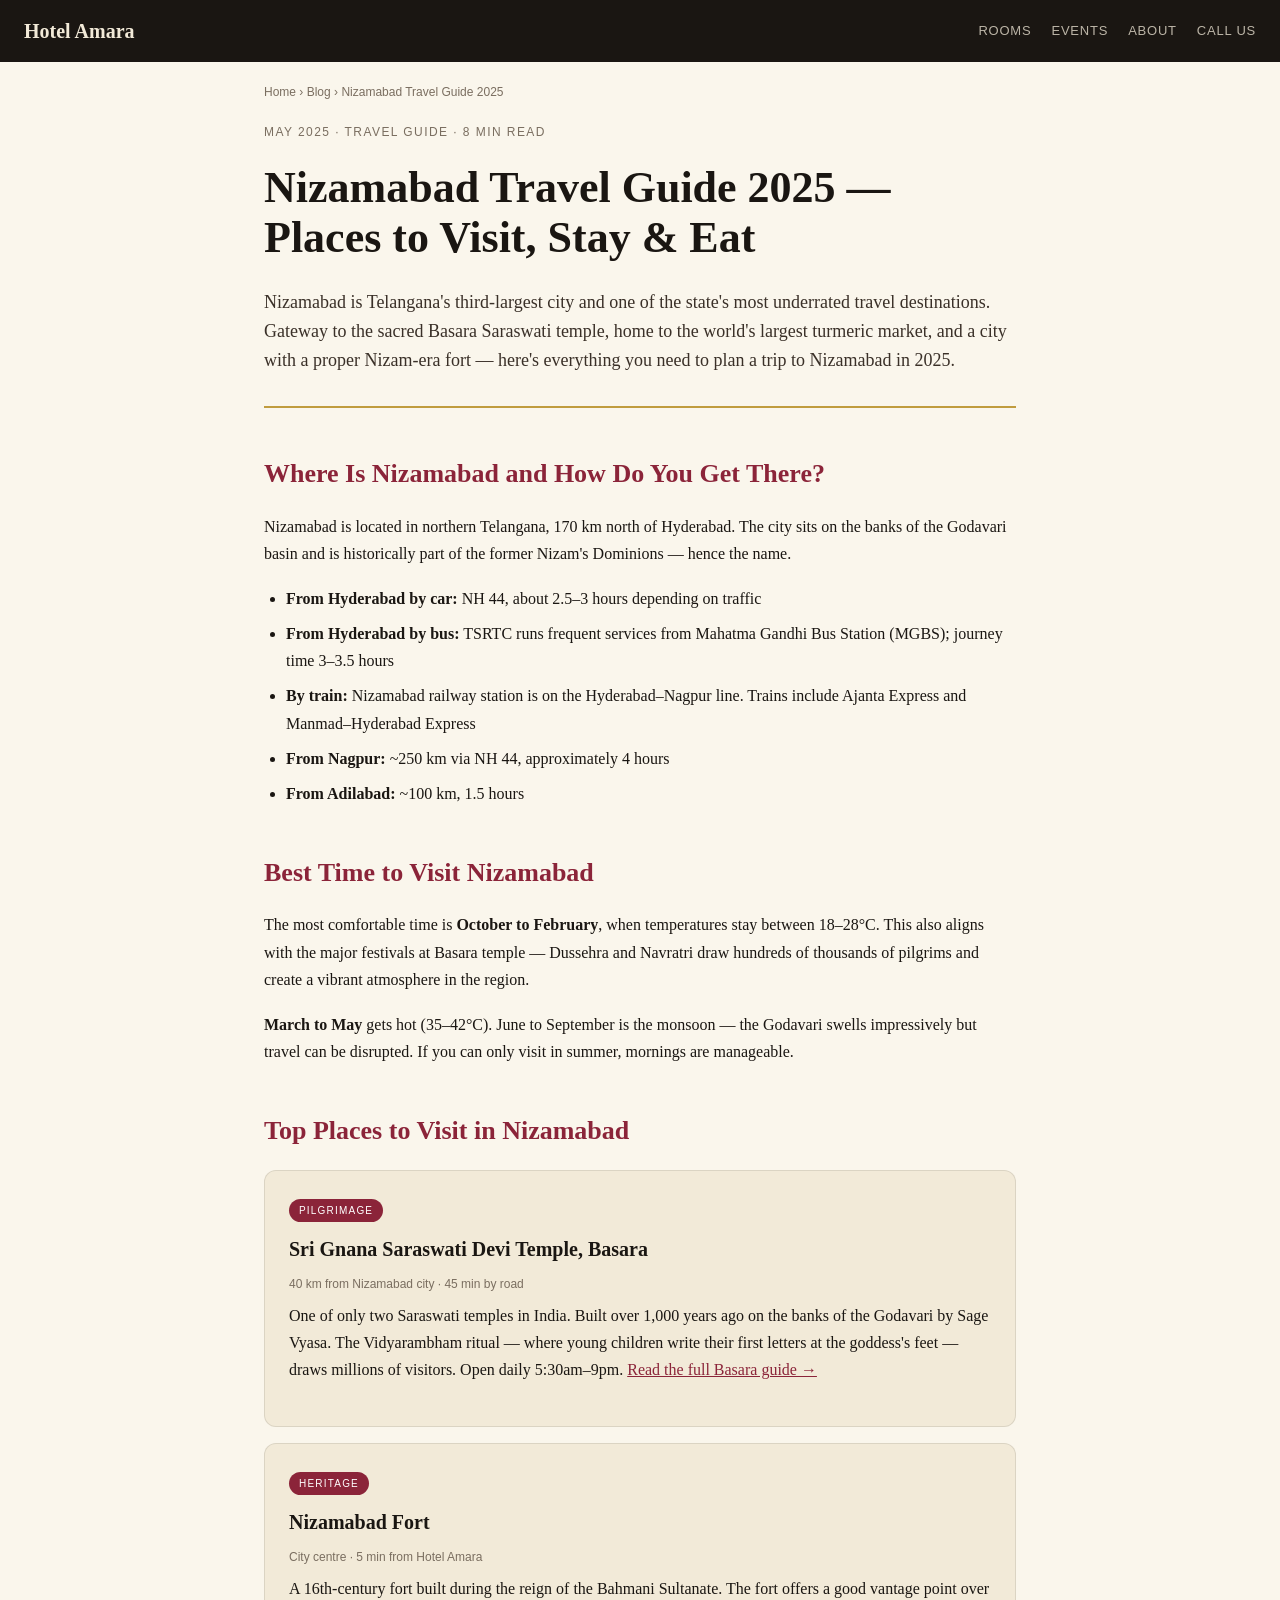
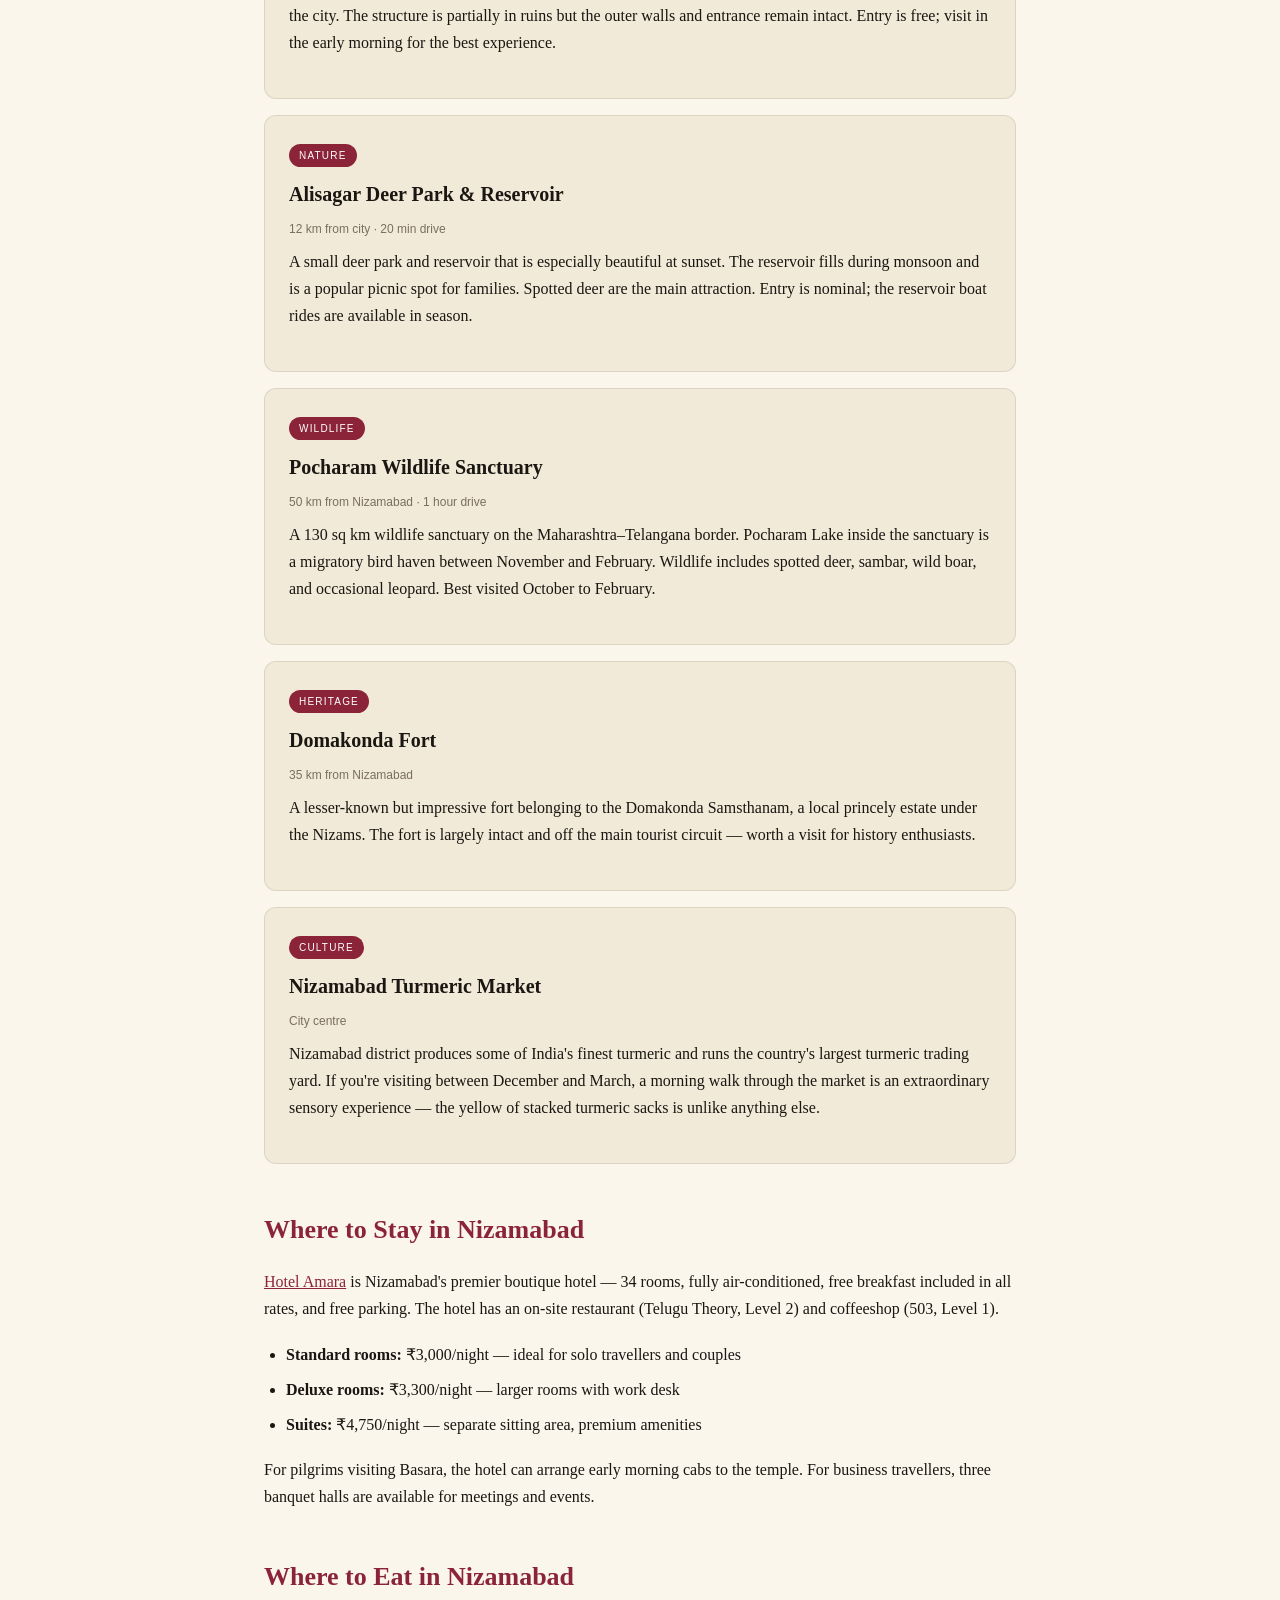
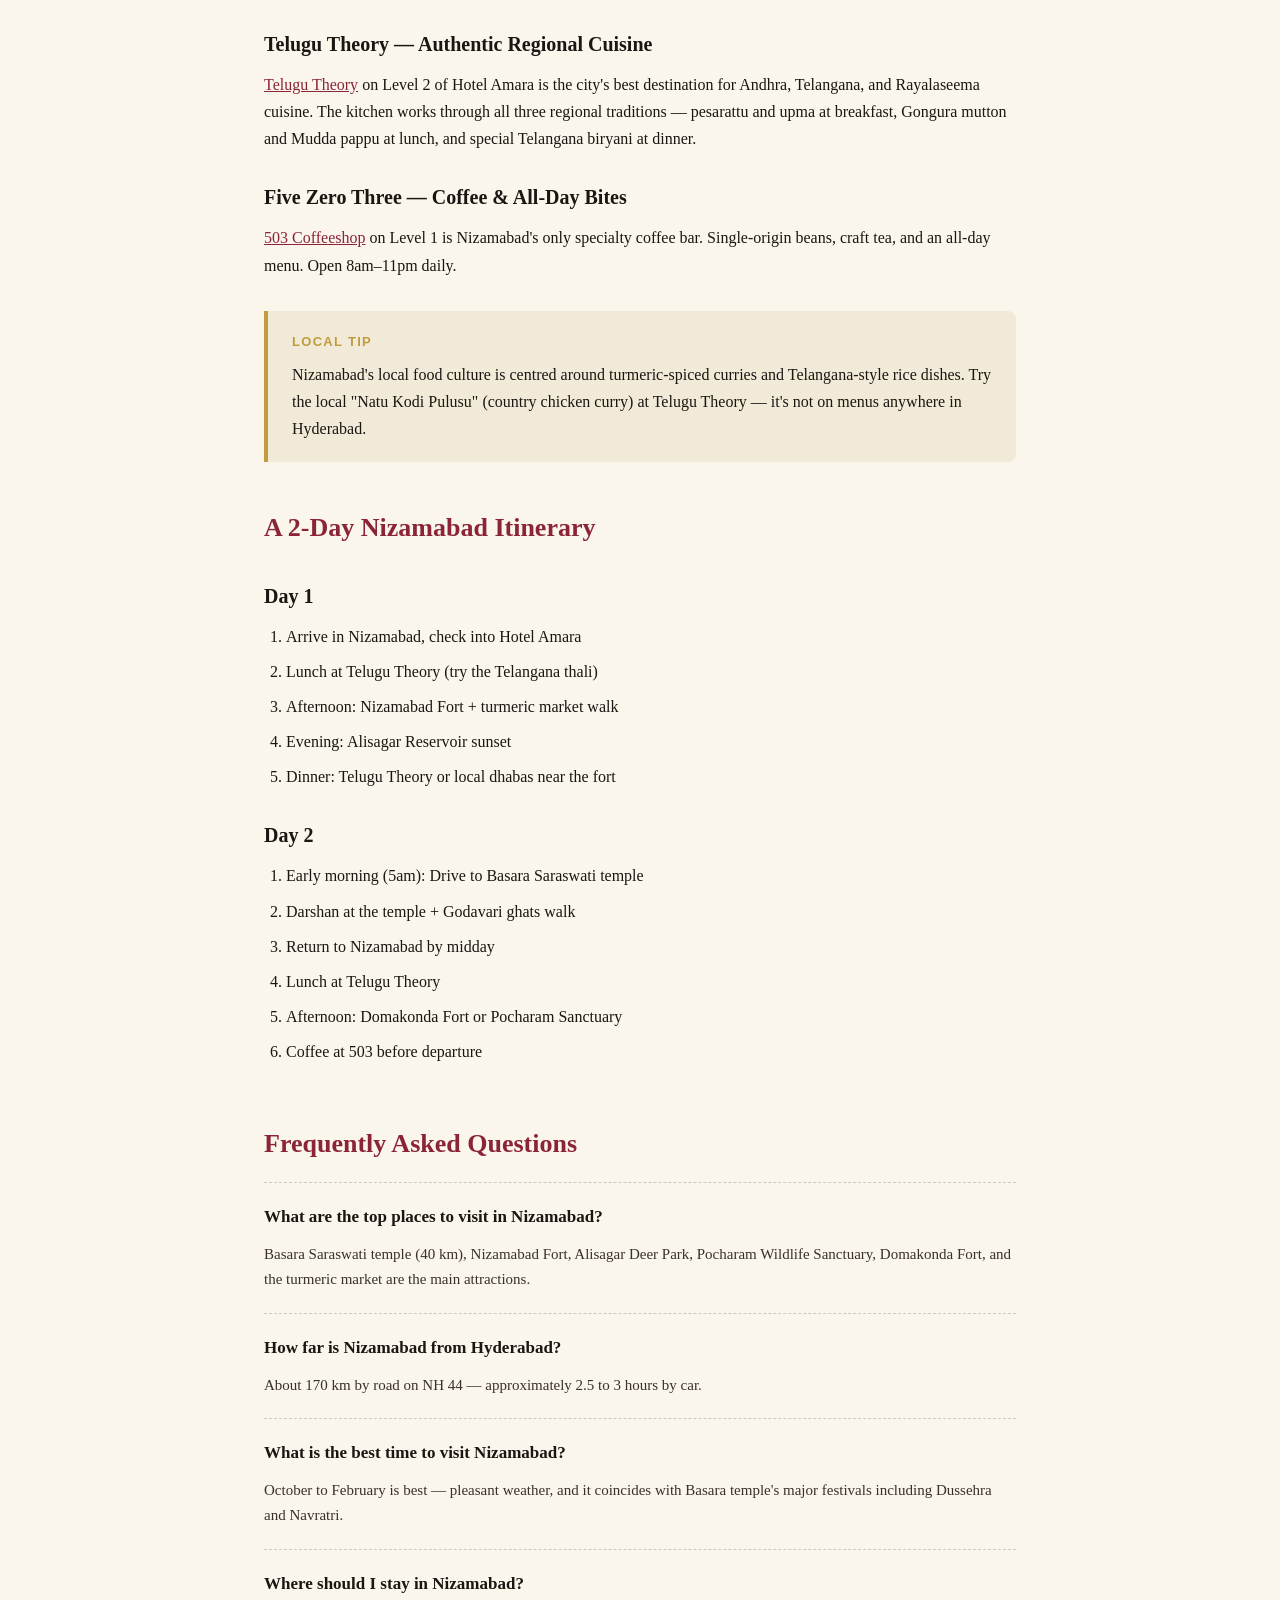
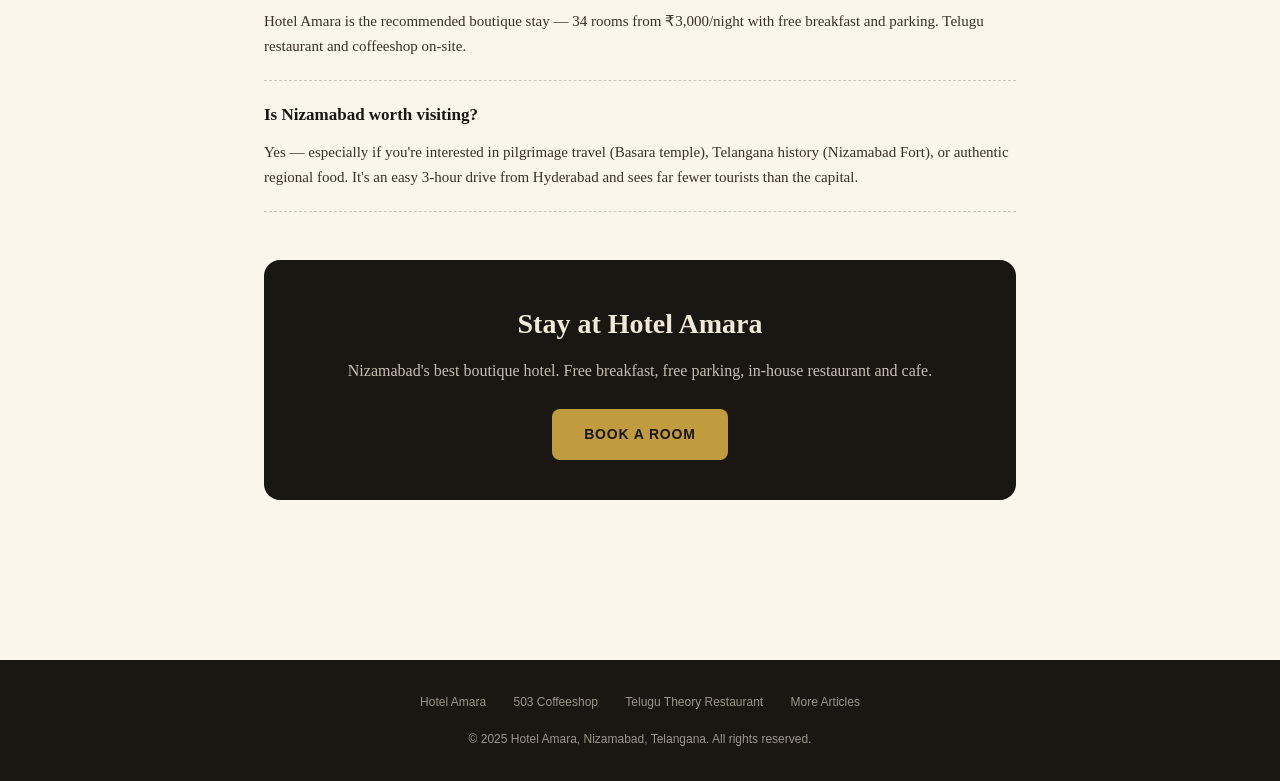
<file: blog/nizamabad-travel-guide.html>
<!DOCTYPE html>
<html lang="en">
<head>
  <meta charset="UTF-8"/>
  <meta name="viewport" content="width=device-width, initial-scale=1.0"/>
  <title>Nizamabad Travel Guide 2025 — Places to Visit, Stay &amp; Eat | Hotel Amara</title>
  <meta name="description" content="Complete Nizamabad travel guide for 2025. Discover top places to visit — Basara temple, Nizamabad fort, Alisagar, Pocharam — plus where to stay and eat. Hotel Amara is the city's top-rated boutique stay."/>
  <link rel="canonical" href="https://amara-hotel.vercel.app/blog/nizamabad-travel-guide.html"/>
  <meta property="og:title" content="Nizamabad Travel Guide 2025 — Places to Visit, Stay &amp; Eat"/>
  <meta property="og:description" content="Everything you need to know to visit Nizamabad: top attractions, best hotels, restaurants, and practical travel tips for 2025."/>
  <meta property="og:url" content="https://amara-hotel.vercel.app/blog/nizamabad-travel-guide.html"/>
  <meta property="og:type" content="article"/>
  <meta name="twitter:card" content="summary_large_image"/>

  <script type="application/ld+json">
  {
    "@context": "https://schema.org",
    "@type": "BlogPosting",
    "headline": "Nizamabad Travel Guide 2025 — Places to Visit, Stay and Eat",
    "description": "A complete travel guide to Nizamabad, Telangana. Top attractions, best hotels, restaurants, and travel tips.",
    "url": "https://amara-hotel.vercel.app/blog/nizamabad-travel-guide.html",
    "datePublished": "2025-05-01",
    "dateModified": "2025-05-01",
    "author": { "@type": "Organization", "name": "Hotel Amara" },
    "publisher": { "@type": "Organization", "name": "Hotel Amara", "url": "https://amara-hotel.vercel.app" },
    "about": { "@type": "City", "name": "Nizamabad", "containedInPlace": { "@type": "State", "name": "Telangana" } }
  }
  </script>
  <script type="application/ld+json">
  {
    "@context": "https://schema.org",
    "@type": "FAQPage",
    "mainEntity": [
      {
        "@type": "Question",
        "name": "What are the best places to visit in Nizamabad?",
        "acceptedAnswer": { "@type": "Answer", "text": "Top places include Sri Gnana Saraswati Devi temple at Basara (40 km), Nizamabad Fort, Alisagar Deer Park and Reservoir, Pocharam Wildlife Sanctuary, Domakonda Fort, and the Nizamabad weekly turmeric market." }
      },
      {
        "@type": "Question",
        "name": "How do I get to Nizamabad from Hyderabad?",
        "acceptedAnswer": { "@type": "Answer", "text": "Nizamabad is about 170 km from Hyderabad on NH 44. By car it takes 2.5–3 hours. TSRTC buses run frequently. By train: multiple daily services from Hyderabad including Ajanta Express." }
      },
      {
        "@type": "Question",
        "name": "What is the best time to visit Nizamabad?",
        "acceptedAnswer": { "@type": "Answer", "text": "October to February is the best time. Temperatures are pleasant (18–28°C). If you want to attend Vidyarambham at Basara, plan for Dussehra (October). Avoid May–June (peak summer, 40°C+)." }
      },
      {
        "@type": "Question",
        "name": "Where should I stay in Nizamabad?",
        "acceptedAnswer": { "@type": "Answer", "text": "Hotel Amara is the recommended boutique hotel in Nizamabad — 34 rooms, free breakfast, free parking, in-house Telugu restaurant and coffeeshop. Rooms from ₹3,000/night." }
      }
    ]
  }
  </script>

  <style>
    *, *::before, *::after { box-sizing: border-box; margin: 0; padding: 0; }
    :root { --ink: #1a1612; --cream: #f2ead8; --cream-light: #faf6ec; --gold: #c09c3e; --maroon: #8b2439; --ink-soft: #3a3028; --ink-muted: #7a6e60; }
    body { background: var(--cream-light); color: var(--ink); font-family: Georgia, 'Times New Roman', serif; line-height: 1.7; }
    a { color: var(--maroon); } a:hover { color: var(--gold); }
    .site-nav { background: var(--ink); padding: 14px 24px; display: flex; align-items: center; justify-content: space-between; position: sticky; top: 0; z-index: 10; }
    .site-nav .logo { color: var(--cream); font-family: Georgia, serif; font-size: 20px; font-weight: bold; text-decoration: none; }
    .site-nav .nav-links { display: flex; gap: 20px; }
    .site-nav .nav-links a { color: rgba(242,234,216,0.75); font-family: Arial, sans-serif; font-size: 13px; text-decoration: none; letter-spacing: 0.06em; text-transform: uppercase; }
    .site-nav .nav-links a:hover { color: var(--cream); }
    .breadcrumb { max-width: 800px; margin: 20px auto; padding: 0 24px; font-family: Arial, sans-serif; font-size: 12px; color: var(--ink-muted); }
    .breadcrumb a { color: var(--ink-muted); text-decoration: none; }
    article { max-width: 800px; margin: 0 auto; padding: 0 24px 80px; }
    .post-meta { font-family: Arial, sans-serif; font-size: 12px; color: var(--ink-muted); text-transform: uppercase; letter-spacing: 0.12em; margin-bottom: 20px; }
    h1 { font-size: clamp(28px, 5vw, 44px); line-height: 1.15; margin-bottom: 24px; }
    .lead { font-size: 18px; line-height: 1.6; color: var(--ink-soft); margin-bottom: 40px; padding-bottom: 32px; border-bottom: 2px solid var(--gold); }
    h2 { font-size: 26px; margin: 44px 0 16px; color: var(--maroon); }
    h3 { font-size: 20px; margin: 28px 0 10px; color: var(--ink); }
    p { margin-bottom: 18px; font-size: 16px; }
    ul, ol { margin: 0 0 18px 22px; font-size: 16px; }
    li { margin-bottom: 8px; }
    .callout { background: var(--cream); border-left: 4px solid var(--gold); padding: 20px 24px; border-radius: 0 8px 8px 0; margin: 32px 0; }
    .callout strong { display: block; font-size: 13px; text-transform: uppercase; letter-spacing: 0.1em; color: var(--gold); margin-bottom: 8px; font-family: Arial, sans-serif; }
    .attraction-card { background: var(--cream); border: 1.5px solid rgba(26,22,18,0.1); border-radius: 12px; padding: 24px; margin-bottom: 16px; }
    .attraction-card .tag { display: inline-block; background: var(--maroon); color: #fff; font-family: Arial, sans-serif; font-size: 10px; text-transform: uppercase; letter-spacing: 0.12em; padding: 3px 10px; border-radius: 20px; margin-bottom: 10px; }
    .attraction-card h3 { margin: 0 0 8px; font-size: 20px; }
    .attraction-card .dist { font-family: Arial, sans-serif; font-size: 12px; color: var(--ink-muted); margin-bottom: 8px; }
    .faq-section { margin-top: 56px; }
    .faq-item { border-top: 1.5px dashed rgba(26,22,18,0.2); padding: 20px 0; }
    .faq-item:last-child { border-bottom: 1.5px dashed rgba(26,22,18,0.2); }
    .faq-q { font-weight: bold; font-size: 17px; margin-bottom: 10px; }
    .faq-a { color: var(--ink-soft); font-size: 15px; }
    .cta-block { background: var(--ink); color: var(--cream); padding: 40px 36px; border-radius: 16px; text-align: center; margin: 48px 0 0; }
    .cta-block h2 { color: var(--cream); margin: 0 0 10px; font-size: 28px; }
    .cta-block p { color: rgba(242,234,216,0.8); margin-bottom: 24px; }
    .cta-btn { display: inline-block; background: var(--gold); color: var(--ink); font-family: Arial, sans-serif; font-weight: bold; font-size: 14px; padding: 14px 32px; border-radius: 8px; text-decoration: none; letter-spacing: 0.06em; text-transform: uppercase; }
    .site-footer { background: var(--ink); color: rgba(242,234,216,0.6); text-align: center; padding: 32px 24px; font-family: Arial, sans-serif; font-size: 12px; margin-top: 80px; }
    .site-footer a { color: rgba(242,234,216,0.6); margin: 0 12px; text-decoration: none; }
    .site-footer .footer-links { margin-bottom: 16px; }
  </style>
</head>
<body>

<nav class="site-nav">
  <a href="https://amara-hotel.vercel.app" class="logo">Hotel Amara</a>
  <div class="nav-links">
    <a href="https://amara-hotel.vercel.app/#rooms">Rooms</a>
    <a href="https://amara-hotel.vercel.app/#events">Events</a>
    <a href="https://amara-hotel.vercel.app/#about">About</a>
    <a href="tel:+918462240000">Call Us</a>
  </div>
</nav>

<div class="breadcrumb">
  <a href="https://amara-hotel.vercel.app">Home</a> › <a href="https://amara-hotel.vercel.app/blog/">Blog</a> › Nizamabad Travel Guide 2025
</div>

<article>
  <div class="post-meta">May 2025 · Travel Guide · 8 min read</div>

  <h1>Nizamabad Travel Guide 2025 — Places to Visit, Stay &amp; Eat</h1>

  <p class="lead">
    Nizamabad is Telangana's third-largest city and one of the state's most underrated travel destinations. Gateway to the sacred Basara Saraswati temple, home to the world's largest turmeric market, and a city with a proper Nizam-era fort — here's everything you need to plan a trip to Nizamabad in 2025.
  </p>

  <h2>Where Is Nizamabad and How Do You Get There?</h2>
  <p>
    Nizamabad is located in northern Telangana, 170 km north of Hyderabad. The city sits on the banks of the Godavari basin and is historically part of the former Nizam's Dominions — hence the name.
  </p>
  <ul>
    <li><strong>From Hyderabad by car:</strong> NH 44, about 2.5–3 hours depending on traffic</li>
    <li><strong>From Hyderabad by bus:</strong> TSRTC runs frequent services from Mahatma Gandhi Bus Station (MGBS); journey time 3–3.5 hours</li>
    <li><strong>By train:</strong> Nizamabad railway station is on the Hyderabad–Nagpur line. Trains include Ajanta Express and Manmad–Hyderabad Express</li>
    <li><strong>From Nagpur:</strong> ~250 km via NH 44, approximately 4 hours</li>
    <li><strong>From Adilabad:</strong> ~100 km, 1.5 hours</li>
  </ul>

  <h2>Best Time to Visit Nizamabad</h2>
  <p>
    The most comfortable time is <strong>October to February</strong>, when temperatures stay between 18–28°C. This also aligns with the major festivals at Basara temple — Dussehra and Navratri draw hundreds of thousands of pilgrims and create a vibrant atmosphere in the region.
  </p>
  <p>
    <strong>March to May</strong> gets hot (35–42°C). June to September is the monsoon — the Godavari swells impressively but travel can be disrupted. If you can only visit in summer, mornings are manageable.
  </p>

  <h2>Top Places to Visit in Nizamabad</h2>

  <div class="attraction-card">
    <span class="tag">Pilgrimage</span>
    <h3>Sri Gnana Saraswati Devi Temple, Basara</h3>
    <div class="dist">40 km from Nizamabad city · 45 min by road</div>
    <p>One of only two Saraswati temples in India. Built over 1,000 years ago on the banks of the Godavari by Sage Vyasa. The Vidyarambham ritual — where young children write their first letters at the goddess's feet — draws millions of visitors. Open daily 5:30am–9pm. <a href="https://amara-hotel.vercel.app/blog/hotels-near-basara-temple.html">Read the full Basara guide →</a></p>
  </div>

  <div class="attraction-card">
    <span class="tag">Heritage</span>
    <h3>Nizamabad Fort</h3>
    <div class="dist">City centre · 5 min from Hotel Amara</div>
    <p>A 16th-century fort built during the reign of the Bahmani Sultanate. The fort offers a good vantage point over the city. The structure is partially in ruins but the outer walls and entrance remain intact. Entry is free; visit in the early morning for the best experience.</p>
  </div>

  <div class="attraction-card">
    <span class="tag">Nature</span>
    <h3>Alisagar Deer Park &amp; Reservoir</h3>
    <div class="dist">12 km from city · 20 min drive</div>
    <p>A small deer park and reservoir that is especially beautiful at sunset. The reservoir fills during monsoon and is a popular picnic spot for families. Spotted deer are the main attraction. Entry is nominal; the reservoir boat rides are available in season.</p>
  </div>

  <div class="attraction-card">
    <span class="tag">Wildlife</span>
    <h3>Pocharam Wildlife Sanctuary</h3>
    <div class="dist">50 km from Nizamabad · 1 hour drive</div>
    <p>A 130 sq km wildlife sanctuary on the Maharashtra–Telangana border. Pocharam Lake inside the sanctuary is a migratory bird haven between November and February. Wildlife includes spotted deer, sambar, wild boar, and occasional leopard. Best visited October to February.</p>
  </div>

  <div class="attraction-card">
    <span class="tag">Heritage</span>
    <h3>Domakonda Fort</h3>
    <div class="dist">35 km from Nizamabad</div>
    <p>A lesser-known but impressive fort belonging to the Domakonda Samsthanam, a local princely estate under the Nizams. The fort is largely intact and off the main tourist circuit — worth a visit for history enthusiasts.</p>
  </div>

  <div class="attraction-card">
    <span class="tag">Culture</span>
    <h3>Nizamabad Turmeric Market</h3>
    <div class="dist">City centre</div>
    <p>Nizamabad district produces some of India's finest turmeric and runs the country's largest turmeric trading yard. If you're visiting between December and March, a morning walk through the market is an extraordinary sensory experience — the yellow of stacked turmeric sacks is unlike anything else.</p>
  </div>

  <h2>Where to Stay in Nizamabad</h2>
  <p>
    <a href="https://amara-hotel.vercel.app">Hotel Amara</a> is Nizamabad's premier boutique hotel — 34 rooms, fully air-conditioned, free breakfast included in all rates, and free parking. The hotel has an on-site restaurant (Telugu Theory, Level 2) and coffeeshop (503, Level 1).
  </p>
  <ul>
    <li><strong>Standard rooms:</strong> ₹3,000/night — ideal for solo travellers and couples</li>
    <li><strong>Deluxe rooms:</strong> ₹3,300/night — larger rooms with work desk</li>
    <li><strong>Suites:</strong> ₹4,750/night — separate sitting area, premium amenities</li>
  </ul>
  <p>
    For pilgrims visiting Basara, the hotel can arrange early morning cabs to the temple. For business travellers, three banquet halls are available for meetings and events.
  </p>

  <h2>Where to Eat in Nizamabad</h2>
  <h3>Telugu Theory — Authentic Regional Cuisine</h3>
  <p>
    <a href="https://telugu-theory.vercel.app">Telugu Theory</a> on Level 2 of Hotel Amara is the city's best destination for Andhra, Telangana, and Rayalaseema cuisine. The kitchen works through all three regional traditions — pesarattu and upma at breakfast, Gongura mutton and Mudda pappu at lunch, and special Telangana biryani at dinner.
  </p>
  <h3>Five Zero Three — Coffee &amp; All-Day Bites</h3>
  <p>
    <a href="https://five-zero-three.vercel.app">503 Coffeeshop</a> on Level 1 is Nizamabad's only specialty coffee bar. Single-origin beans, craft tea, and an all-day menu. Open 8am–11pm daily.
  </p>

  <div class="callout">
    <strong>Local Tip</strong>
    Nizamabad's local food culture is centred around turmeric-spiced curries and Telangana-style rice dishes. Try the local "Natu Kodi Pulusu" (country chicken curry) at Telugu Theory — it's not on menus anywhere in Hyderabad.
  </div>

  <h2>A 2-Day Nizamabad Itinerary</h2>
  <h3>Day 1</h3>
  <ol>
    <li>Arrive in Nizamabad, check into Hotel Amara</li>
    <li>Lunch at Telugu Theory (try the Telangana thali)</li>
    <li>Afternoon: Nizamabad Fort + turmeric market walk</li>
    <li>Evening: Alisagar Reservoir sunset</li>
    <li>Dinner: Telugu Theory or local dhabas near the fort</li>
  </ol>
  <h3>Day 2</h3>
  <ol>
    <li>Early morning (5am): Drive to Basara Saraswati temple</li>
    <li>Darshan at the temple + Godavari ghats walk</li>
    <li>Return to Nizamabad by midday</li>
    <li>Lunch at Telugu Theory</li>
    <li>Afternoon: Domakonda Fort or Pocharam Sanctuary</li>
    <li>Coffee at 503 before departure</li>
  </ol>

  <div class="faq-section">
    <h2>Frequently Asked Questions</h2>

    <div class="faq-item">
      <div class="faq-q">What are the top places to visit in Nizamabad?</div>
      <div class="faq-a">Basara Saraswati temple (40 km), Nizamabad Fort, Alisagar Deer Park, Pocharam Wildlife Sanctuary, Domakonda Fort, and the turmeric market are the main attractions.</div>
    </div>

    <div class="faq-item">
      <div class="faq-q">How far is Nizamabad from Hyderabad?</div>
      <div class="faq-a">About 170 km by road on NH 44 — approximately 2.5 to 3 hours by car.</div>
    </div>

    <div class="faq-item">
      <div class="faq-q">What is the best time to visit Nizamabad?</div>
      <div class="faq-a">October to February is best — pleasant weather, and it coincides with Basara temple's major festivals including Dussehra and Navratri.</div>
    </div>

    <div class="faq-item">
      <div class="faq-q">Where should I stay in Nizamabad?</div>
      <div class="faq-a">Hotel Amara is the recommended boutique stay — 34 rooms from ₹3,000/night with free breakfast and parking. Telugu restaurant and coffeeshop on-site.</div>
    </div>

    <div class="faq-item">
      <div class="faq-q">Is Nizamabad worth visiting?</div>
      <div class="faq-a">Yes — especially if you're interested in pilgrimage travel (Basara temple), Telangana history (Nizamabad Fort), or authentic regional food. It's an easy 3-hour drive from Hyderabad and sees far fewer tourists than the capital.</div>
    </div>
  </div>

  <div class="cta-block">
    <h2>Stay at Hotel Amara</h2>
    <p>Nizamabad's best boutique hotel. Free breakfast, free parking, in-house restaurant and cafe.</p>
    <a href="https://amara-hotel.vercel.app/#rooms" class="cta-btn">Book a Room</a>
  </div>
</article>

<footer class="site-footer">
  <div class="footer-links">
    <a href="https://amara-hotel.vercel.app">Hotel Amara</a>
    <a href="https://five-zero-three.vercel.app">503 Coffeeshop</a>
    <a href="https://telugu-theory.vercel.app">Telugu Theory Restaurant</a>
    <a href="https://amara-hotel.vercel.app/blog/">More Articles</a>
  </div>
  <div>© 2025 Hotel Amara, Nizamabad, Telangana. All rights reserved.</div>
</footer>

</body>
</html>
</file>
